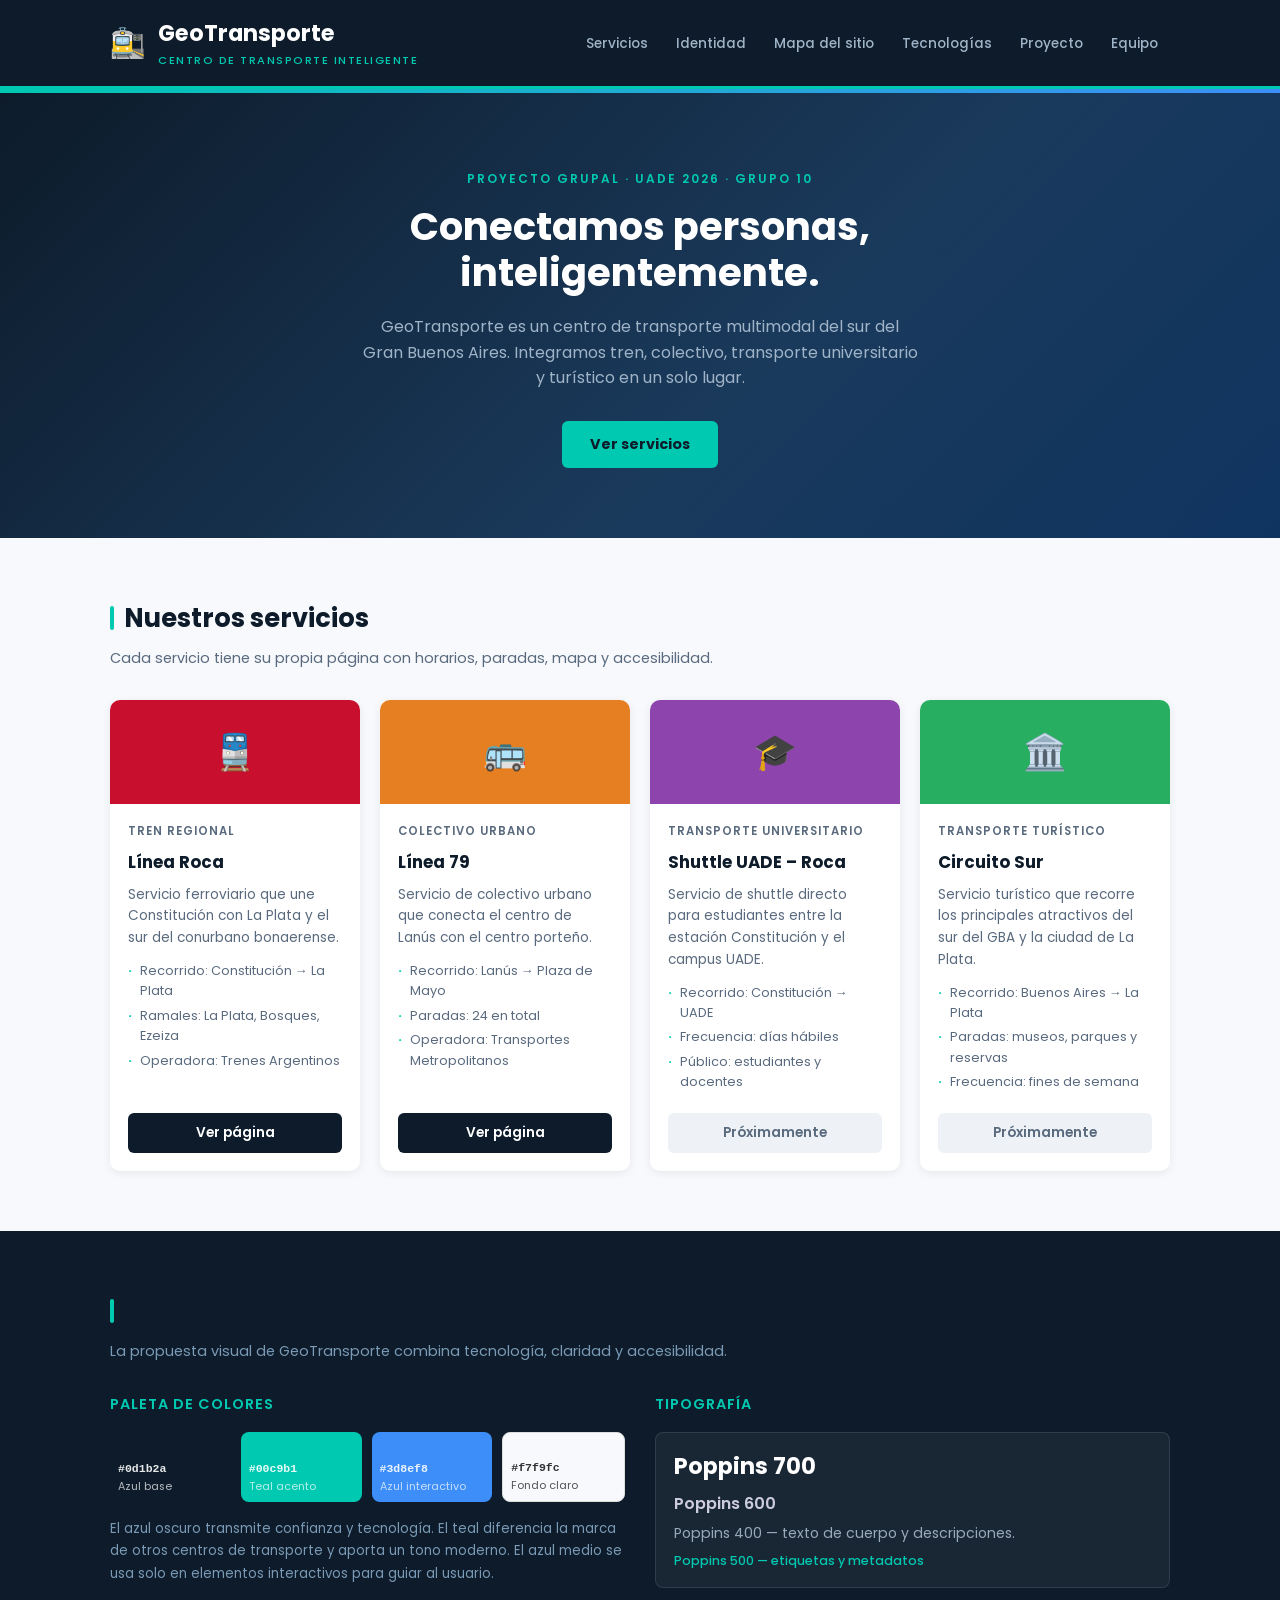
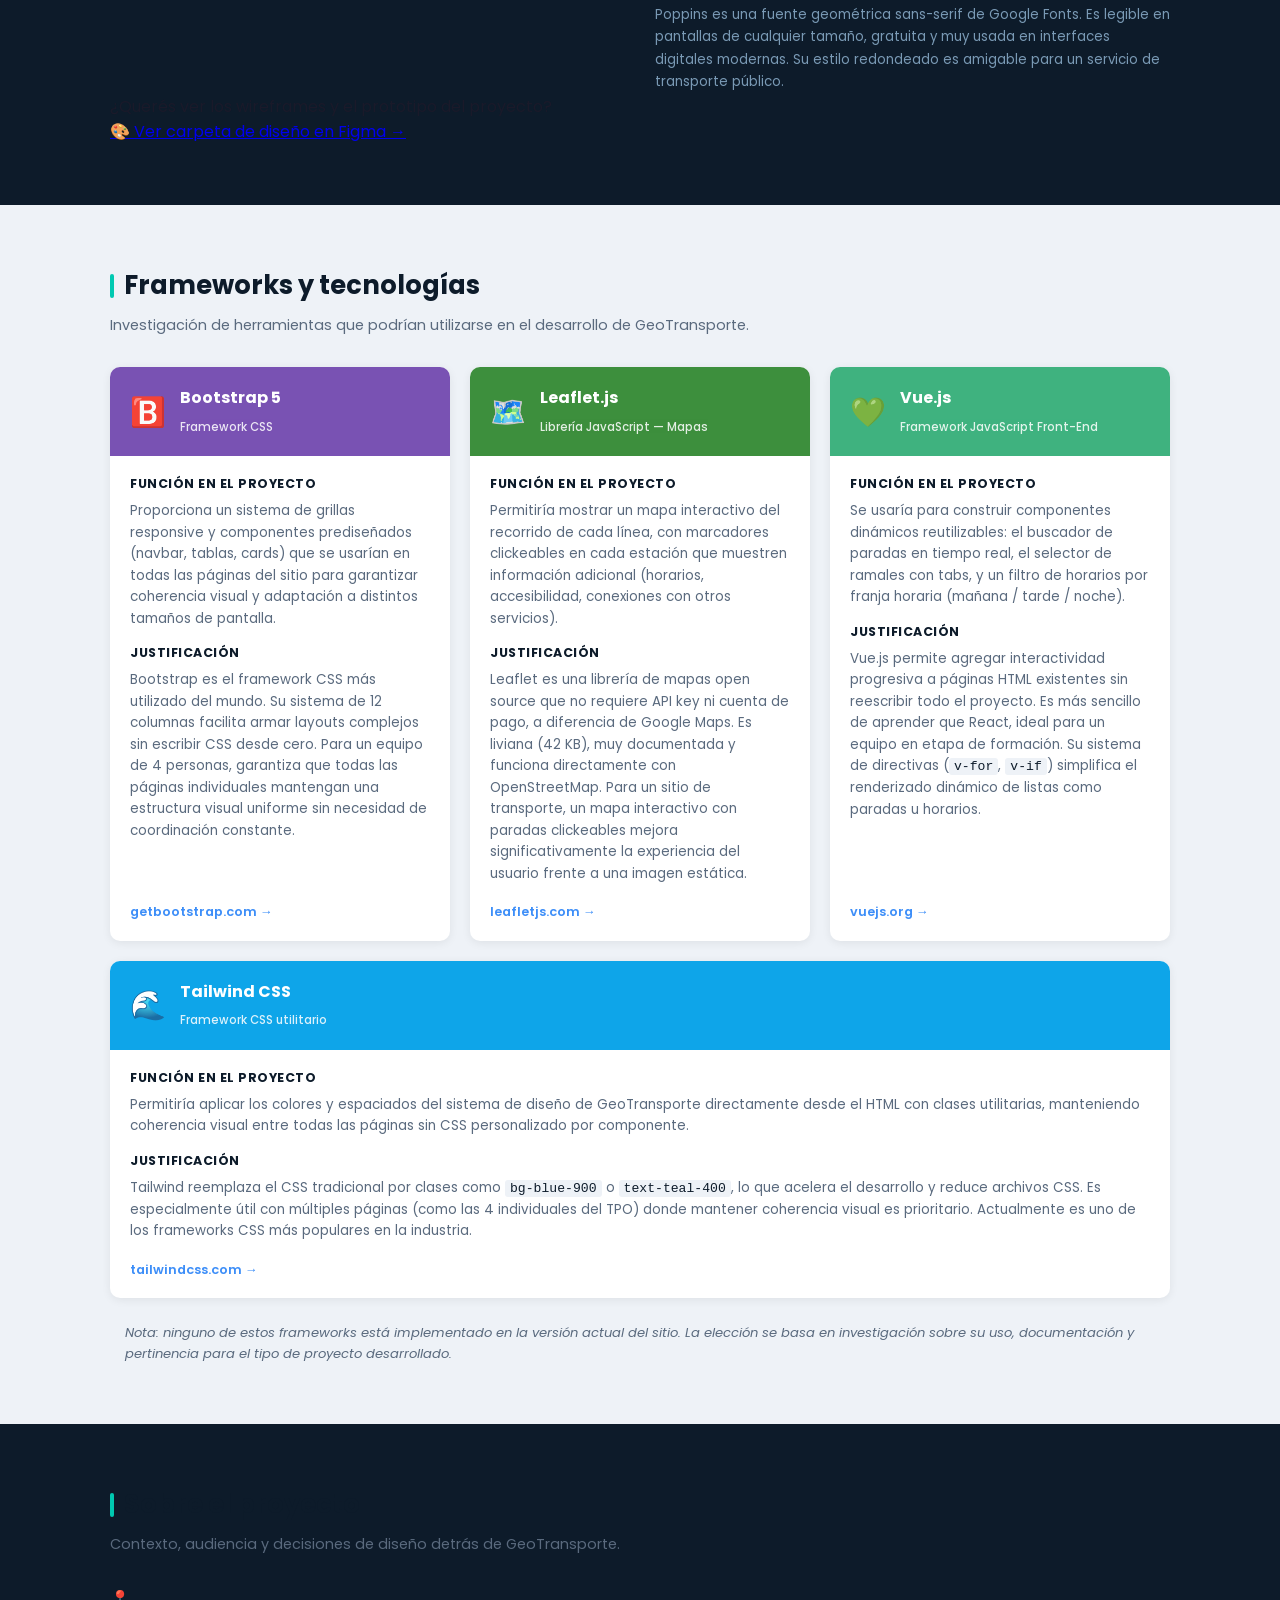
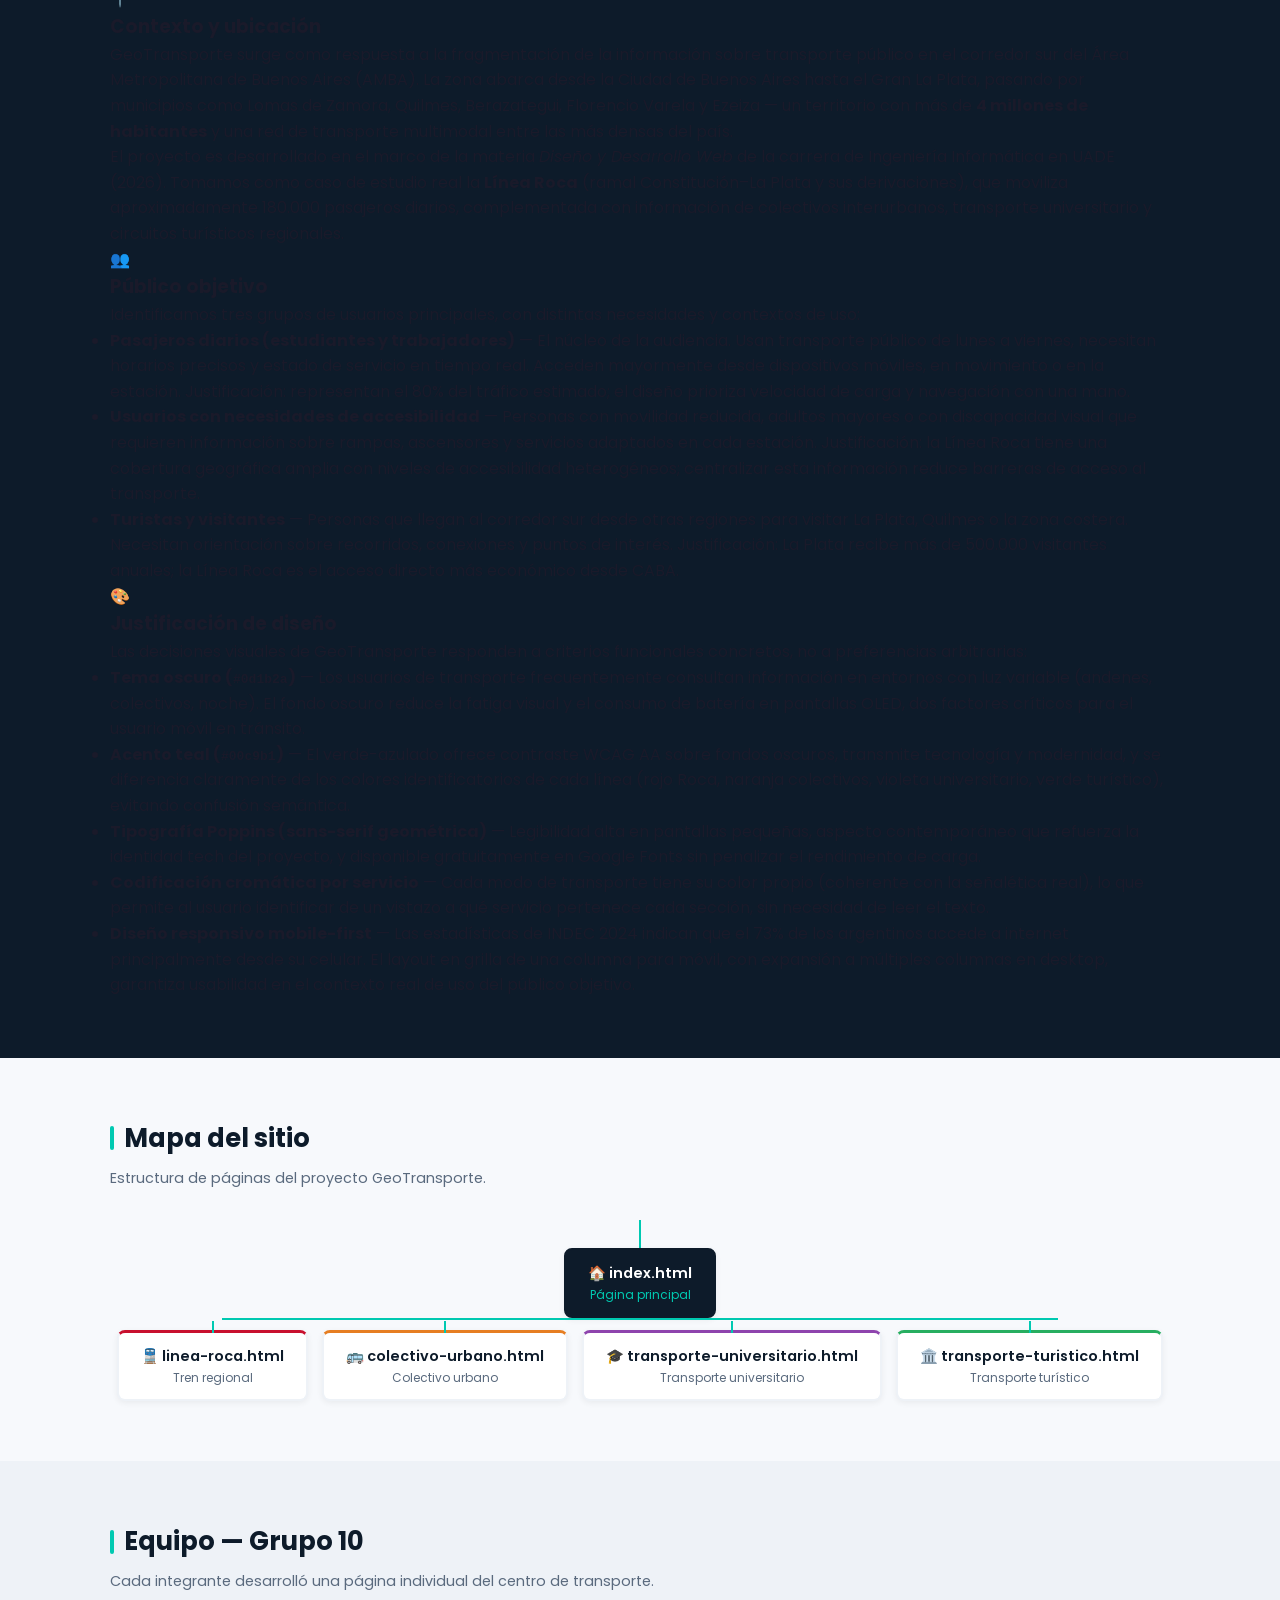
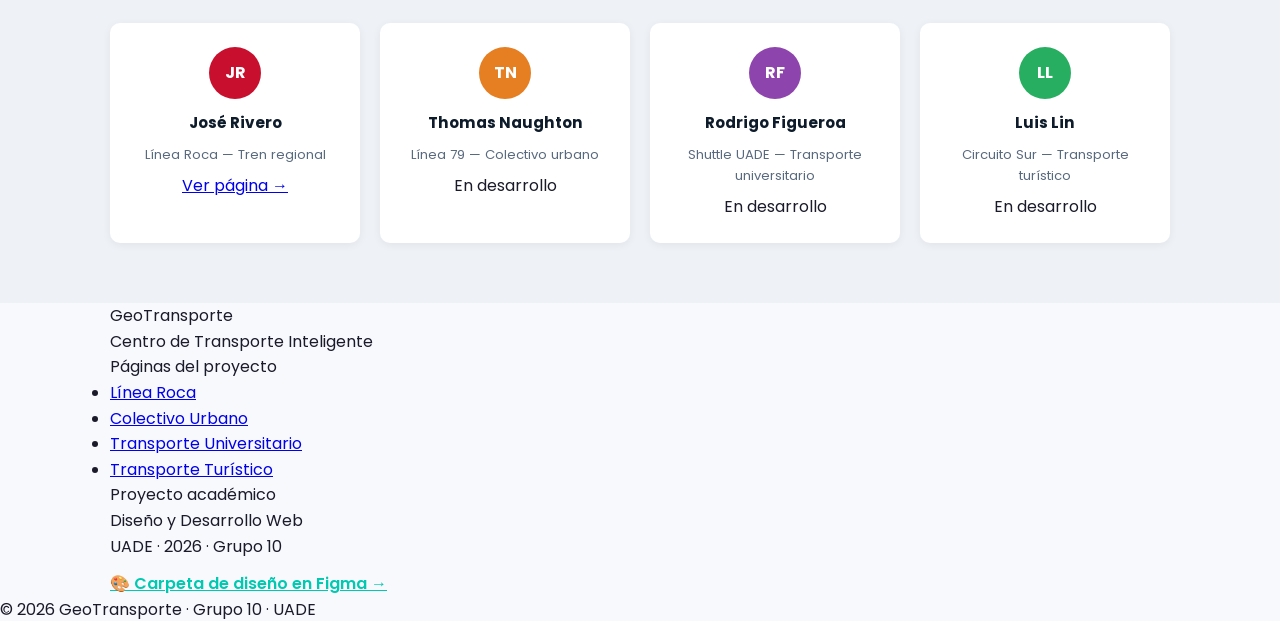
<file: index.html>
<!DOCTYPE html>
<html lang="es">
<head>
    <meta charset="UTF-8">
    <meta name="viewport" content="width=device-width, initial-scale=1.0">
    <title>GeoTransporte — Centro de Transporte Inteligente</title>
    <link rel="preconnect" href="https://fonts.googleapis.com">
    <link rel="preconnect" href="https://fonts.gstatic.com" crossorigin>
    <link href="https://fonts.googleapis.com/css2?family=Poppins:wght@400;500;600;700&display=swap" rel="stylesheet">
    <link rel="stylesheet" href="index.css">
</head>
<body>

    <!-- ENCABEZADO -->
    <header>
        <div class="contenedor-header">
            <div class="logo">
                <span class="logo-icono">🚉</span>
                <div>
                    <h1 class="logo-nombre">GeoTransporte</h1>
                    <p class="logo-subtitulo">Centro de Transporte Inteligente</p>
                </div>
            </div>
            <nav aria-label="Navegación principal">
                <ul>
                    <li><a href="#servicios">Servicios</a></li>
                    <li><a href="#identidad">Identidad</a></li>
                    <li><a href="#sitemap">Mapa del sitio</a></li>
                    <li><a href="#frameworks">Tecnologías</a></li>
                    <li><a href="#proyecto">Proyecto</a></li>
                    <li><a href="#equipo">Equipo</a></li>
                </ul>
            </nav>
        </div>
    </header>

    <!-- HERO -->
    <section class="hero">
        <div class="contenedor">
            <p class="hero-tag">Proyecto grupal · UADE 2026 · Grupo 10</p>
            <h2>Conectamos personas,<br>inteligentemente.</h2>
            <p class="hero-desc">
                GeoTransporte es un centro de transporte multimodal del sur del Gran Buenos Aires.
                Integramos tren, colectivo, transporte universitario y turístico en un solo lugar.
            </p>
            <a href="#servicios" class="btn-hero">Ver servicios</a>
        </div>
    </section>

    <!-- SERVICIOS / PÁGINAS INDIVIDUALES -->
    <section id="servicios" class="seccion">
        <div class="contenedor">
            <h2>Nuestros servicios</h2>
            <p class="subtitulo">Cada servicio tiene su propia página con horarios, paradas, mapa y accesibilidad.</p>

            <div class="grilla-servicios">

                <!-- Línea Roca — José -->
                <article class="tarjeta-servicio">
                    <div class="tarjeta-icono tren">🚆</div>
                    <div class="tarjeta-cuerpo">
                        <span class="tarjeta-tipo">Tren regional</span>
                        <h3>Línea Roca</h3>
                        <p>Servicio ferroviario que une Constitución con La Plata y el sur del conurbano bonaerense.</p>
                        <ul class="tarjeta-datos">
                            <li>Recorrido: Constitución → La Plata</li>
                            <li>Ramales: La Plata, Bosques, Ezeiza</li>
                            <li>Operadora: Trenes Argentinos</li>
                        </ul>
                        <a href="linea-roca.html" class="btn-tarjeta">Ver página</a>
                    </div>
                </article>

                <!-- Colectivo urbano — Thomas -->
                <article class="tarjeta-servicio">
                    <div class="tarjeta-icono colectivo">🚌</div>
                    <div class="tarjeta-cuerpo">
                        <span class="tarjeta-tipo">Colectivo urbano</span>
                        <h3>Línea 79</h3>
                        <p>Servicio de colectivo urbano que conecta el centro de Lanús con el centro porteño.</p>
                        <ul class="tarjeta-datos">
                            <li>Recorrido: Lanús → Plaza de Mayo</li>
                            <li>Paradas: 24 en total</li>
                            <li>Operadora: Transportes Metropolitanos</li>
                        </ul>
                        <a href="linea79.html" class="btn-tarjeta">Ver página</a>
                    </div>
                </article>

                <!-- Transporte universitario — Rodrigo -->
                <article class="tarjeta-servicio">
                    <div class="tarjeta-icono universitario">🎓</div>
                    <div class="tarjeta-cuerpo">
                        <span class="tarjeta-tipo">Transporte universitario</span>
                        <h3>Shuttle UADE – Roca</h3>
                        <p>Servicio de shuttle directo para estudiantes entre la estación Constitución y el campus UADE.</p>
                        <ul class="tarjeta-datos">
                            <li>Recorrido: Constitución → UADE</li>
                            <li>Frecuencia: días hábiles</li>
                            <li>Público: estudiantes y docentes</li>
                        </ul>
                        <a href="transporte-universitario.html" class="btn-tarjeta proximamente">Próximamente</a>
                    </div>
                </article>

                <!-- Transporte turístico — Luis -->
                <article class="tarjeta-servicio">
                    <div class="tarjeta-icono turistico">🏛️</div>
                    <div class="tarjeta-cuerpo">
                        <span class="tarjeta-tipo">Transporte turístico</span>
                        <h3>Circuito Sur</h3>
                        <p>Servicio turístico que recorre los principales atractivos del sur del GBA y la ciudad de La Plata.</p>
                        <ul class="tarjeta-datos">
                            <li>Recorrido: Buenos Aires → La Plata</li>
                            <li>Paradas: museos, parques y reservas</li>
                            <li>Frecuencia: fines de semana</li>
                        </ul>
                        <a href="transporte-turistico.html" class="btn-tarjeta proximamente">Próximamente</a>
                    </div>
                </article>

            </div>
        </div>
    </section>

    <!-- IDENTIDAD VISUAL -->
    <section id="identidad" class="seccion seccion-oscura">
        <div class="contenedor">
            <h2 class="titulo-claro">Identidad visual</h2>
            <p class="subtitulo claro">La propuesta visual de GeoTransporte combina tecnología, claridad y accesibilidad.</p>

            <div class="grilla-identidad">

                <div class="identidad-bloque">
                    <h3>Paleta de colores</h3>
                    <div class="paleta">
                        <div class="muestra-color" style="background-color: #0d1b2a;">
                            <span class="hex">#0d1b2a</span>
                            <span class="nombre-color">Azul base</span>
                        </div>
                        <div class="muestra-color" style="background-color: #00c9b1;">
                            <span class="hex">#00c9b1</span>
                            <span class="nombre-color">Teal acento</span>
                        </div>
                        <div class="muestra-color" style="background-color: #3d8ef8;">
                            <span class="hex">#3d8ef8</span>
                            <span class="nombre-color">Azul interactivo</span>
                        </div>
                        <div class="muestra-color claro" style="background-color: #f7f9fc; border: 1px solid #ddd;">
                            <span class="hex" style="color: #333;">#f7f9fc</span>
                            <span class="nombre-color" style="color: #555;">Fondo claro</span>
                        </div>
                    </div>
                    <p class="identidad-justif">
                        El azul oscuro transmite confianza y tecnología. El teal diferencia la marca de otros centros
                        de transporte y aporta un tono moderno. El azul medio se usa solo en elementos interactivos
                        para guiar al usuario.
                    </p>
                </div>

                <div class="identidad-bloque">
                    <h3>Tipografía</h3>
                    <div class="muestra-tipografia">
                        <p class="tipo-titulo">Poppins 700</p>
                        <p class="tipo-subtitulo">Poppins 600</p>
                        <p class="tipo-cuerpo">Poppins 400 — texto de cuerpo y descripciones.</p>
                        <p class="tipo-small">Poppins 500 — etiquetas y metadatos</p>
                    </div>
                    <p class="identidad-justif">
                        Poppins es una fuente geométrica sans-serif de Google Fonts. Es legible en pantallas de cualquier
                        tamaño, gratuita y muy usada en interfaces digitales modernas. Su estilo redondeado es amigable
                        para un servicio de transporte público.
                    </p>
                </div>

            </div>

            <div class="figma-cta">
                <p>¿Querés ver los wireframes y el prototipo del proyecto?</p>
                <a href="https://www.figma.com/design/9lpdKKjLLsfMPxaqhNQzon" target="_blank" rel="noopener noreferrer" class="btn-figma">
                    🎨 Ver carpeta de diseño en Figma →
                </a>
            </div>

        </div>
    </section>

    <!-- FRAMEWORKS Y TECNOLOGÍAS -->
    <section id="frameworks" class="seccion seccion-gris">
        <div class="contenedor">
            <h2>Frameworks y tecnologías</h2>
            <p class="subtitulo">Investigación de herramientas que podrían utilizarse en el desarrollo de GeoTransporte.</p>

            <div class="grilla-frameworks">

                <!-- Bootstrap -->
                <div class="framework-card">
                    <div class="fw-header fw-bootstrap">
                        <span class="fw-icono">🅱️</span>
                        <div>
                            <h3>Bootstrap 5</h3>
                            <span class="fw-tipo">Framework CSS</span>
                        </div>
                    </div>
                    <div class="fw-cuerpo">
                        <div class="fw-bloque">
                            <h4>Función en el proyecto</h4>
                            <p>Proporciona un sistema de grillas responsive y componentes prediseñados (navbar, tablas, cards) que se usarían en todas las páginas del sitio para garantizar coherencia visual y adaptación a distintos tamaños de pantalla.</p>
                        </div>
                        <div class="fw-bloque">
                            <h4>Justificación</h4>
                            <p>Bootstrap es el framework CSS más utilizado del mundo. Su sistema de 12 columnas facilita armar layouts complejos sin escribir CSS desde cero. Para un equipo de 4 personas, garantiza que todas las páginas individuales mantengan una estructura visual uniforme sin necesidad de coordinación constante.</p>
                        </div>
                        <a href="https://getbootstrap.com" target="_blank" rel="noopener noreferrer" class="fw-link">getbootstrap.com →</a>
                    </div>
                </div>

                <!-- Leaflet.js -->
                <div class="framework-card">
                    <div class="fw-header fw-leaflet">
                        <span class="fw-icono">🗺️</span>
                        <div>
                            <h3>Leaflet.js</h3>
                            <span class="fw-tipo">Librería JavaScript — Mapas</span>
                        </div>
                    </div>
                    <div class="fw-cuerpo">
                        <div class="fw-bloque">
                            <h4>Función en el proyecto</h4>
                            <p>Permitiría mostrar un mapa interactivo del recorrido de cada línea, con marcadores clickeables en cada estación que muestren información adicional (horarios, accesibilidad, conexiones con otros servicios).</p>
                        </div>
                        <div class="fw-bloque">
                            <h4>Justificación</h4>
                            <p>Leaflet es una librería de mapas open source que no requiere API key ni cuenta de pago, a diferencia de Google Maps. Es liviana (42 KB), muy documentada y funciona directamente con OpenStreetMap. Para un sitio de transporte, un mapa interactivo con paradas clickeables mejora significativamente la experiencia del usuario frente a una imagen estática.</p>
                        </div>
                        <a href="https://leafletjs.com" target="_blank" rel="noopener noreferrer" class="fw-link">leafletjs.com →</a>
                    </div>
                </div>

                <!-- Vue.js -->
                <div class="framework-card">
                                        <div class="fw-header fw-vue">
                        <span class="fw-icono">💚</span>
                        <div>
                            <h3>Vue.js</h3>
                            <span class="fw-tipo">Framework JavaScript Front-End</span>
                        </div>
                    </div>
                    <div class="fw-cuerpo">
                        <div class="fw-bloque">
                            <h4>Función en el proyecto</h4>
                            <p>Se usaría para construir componentes dinámicos reutilizables: el buscador de paradas en tiempo real, el selector de ramales con tabs, y un filtro de horarios por franja horaria (mañana / tarde / noche).</p>
                        </div>
                        <div class="fw-bloque">
                            <h4>Justificación</h4>
                            <p>Vue.js permite agregar interactividad progresiva a páginas HTML existentes sin reescribir todo el proyecto. Es más sencillo de aprender que React, ideal para un equipo en etapa de formación. Su sistema de directivas (<code>v-for</code>, <code>v-if</code>) simplifica el renderizado dinámico de listas como paradas u horarios.</p>
                        </div>
                        <a href="https://vuejs.org" target="_blank" rel="noopener noreferrer" class="fw-link">vuejs.org →</a>
                    </div>
                </div>

                <!-- Tailwind CSS -->
                <div class="framework-card">
                    <div class="fw-header fw-tailwind">
                        <span class="fw-icono">🌊</span>
                        <div>
                            <h3>Tailwind CSS</h3>
                            <span class="fw-tipo">Framework CSS utilitario</span>
                        </div>
                    </div>
                    <div class="fw-cuerpo">
                        <div class="fw-bloque">
                            <h4>Función en el proyecto</h4>
                            <p>Permitiría aplicar los colores y espaciados del sistema de diseño de GeoTransporte directamente desde el HTML con clases utilitarias, manteniendo coherencia visual entre todas las páginas sin CSS personalizado por componente.</p>
                        </div>
                        <div class="fw-bloque">
                            <h4>Justificación</h4>
                            <p>Tailwind reemplaza el CSS tradicional por clases como <code>bg-blue-900</code> o <code>text-teal-400</code>, lo que acelera el desarrollo y reduce archivos CSS. Es especialmente útil con múltiples páginas (como las 4 individuales del TPO) donde mantener coherencia visual es prioritario. Actualmente es uno de los frameworks CSS más populares en la industria.</p>
                        </div>
                        <a href="https://tailwindcss.com" target="_blank" rel="noopener noreferrer" class="fw-link">tailwindcss.com →</a>
                    </div>
                </div>

            </div>

            <p class="nota-frameworks">
                Nota: ninguno de estos frameworks está implementado en la versión actual del sitio. La elección se basa en investigación sobre su uso, documentación y pertinencia para el tipo de proyecto desarrollado.
            </p>
        </div>
    </section>


    <!-- SOBRE EL PROYECTO -->
    <section id="proyecto" class="seccion seccion-oscura">
        <div class="contenedor">
            <h2>Sobre el proyecto</h2>
            <p class="subtitulo">Contexto, audiencia y decisiones de diseño detrás de GeoTransporte.</p>

            <!-- Contexto y ubicación -->
            <div class="proyecto-bloque">
                <div class="proyecto-icono">📍</div>
                <div class="proyecto-texto">
                    <h3>Contexto y ubicación</h3>
                    <p>
                        GeoTransporte surge como respuesta a la fragmentación de la información sobre transporte público
                        en el corredor sur del Área Metropolitana de Buenos Aires (AMBA). La zona abarca desde la Ciudad
                        de Buenos Aires hasta el Gran La Plata, pasando por municipios como Lomas de Zamora, Quilmes,
                        Berazategui, Florencio Varela y Ezeiza — un territorio con más de <strong>4 millones de habitantes</strong>
                        y una red de transporte multimodal entre las más densas del país.
                    </p>
                    <p>
                        El proyecto es desarrollado en el marco de la materia <em>Diseño y Desarrollo Web</em> de la
                        carrera de Ingeniería Informática en UADE (2026). Tomamos como caso de estudio real la
                        <strong>Línea Roca</strong> (ramal Constitución–La Plata y sus derivaciones), que moviliza
                        aproximadamente 180.000 pasajeros diarios, complementada con información de colectivos
                        interurbanos, transporte universitario y circuitos turísticos regionales.
                    </p>
                </div>
            </div>

            <!-- Público objetivo -->
            <div class="proyecto-bloque">
                <div class="proyecto-icono">👥</div>
                <div class="proyecto-texto">
                    <h3>Público objetivo</h3>
                    <p>
                        Identificamos tres grupos de usuarios principales, con distintas necesidades y contextos de uso:
                    </p>
                    <ul class="proyecto-lista">
                        <li>
                            <strong>Pasajeros diarios (estudiantes y trabajadores)</strong> — El núcleo de la audiencia.
                            Usan transporte público de lunes a viernes, necesitan horarios precisos y estado de servicio
                            en tiempo real. Acceden mayormente desde dispositivos móviles, en movimiento o en la estación.
                            Justificación: representan el 80% del tráfico estimado; el diseño prioriza velocidad de carga
                            y navegación con una mano.
                        </li>
                        <li>
                            <strong>Usuarios con necesidades de accesibilidad</strong> — Personas con movilidad reducida,
                            adultos mayores o con discapacidad visual que requieren información sobre rampas, ascensores
                            y servicios adaptados en cada estación. Justificación: la Línea Roca tiene una cobertura
                            geográfica amplia con niveles de accesibilidad heterogéneos; centralizar esta información
                            reduce barreras de acceso al transporte.
                        </li>
                        <li>
                            <strong>Turistas y visitantes</strong> — Personas que llegan al corredor sur desde otras
                            regiones para visitar La Plata, Quilmes o la zona costera. Necesitan orientación sobre
                            recorridos, conexiones y puntos de interés. Justificación: La Plata recibe más de 500.000
                            visitantes anuales; la Línea Roca es el acceso directo más económico desde CABA.
                        </li>
                    </ul>
                </div>
            </div>

            <!-- Justificación de diseño -->
            <div class="proyecto-bloque">
                <div class="proyecto-icono">🎨</div>
                <div class="proyecto-texto">
                    <h3>Justificación de diseño</h3>
                    <p>
                        Las decisiones visuales de GeoTransporte responden a criterios funcionales concretos,
                        no a preferencias arbitrarias:
                    </p>
                    <ul class="proyecto-lista">
                        <li>
                            <strong>Tema oscuro (<code>#0d1b2a</code>)</strong> — Los usuarios de transporte
                            frecuentemente consultan información en entornos con luz variable (andenes, colectivos,
                            noche). El fondo oscuro reduce la fatiga visual y el consumo de batería en pantallas OLED,
                            dos factores críticos para el usuario móvil en tránsito.
                        </li>
                        <li>
                            <strong>Acento teal (<code>#00c9b1</code>)</strong> — El verde-azulado ofrece
                            contraste WCAG AA sobre fondos oscuros, transmite tecnología y modernidad, y se diferencia
                            claramente de los colores identificatorios de cada línea (rojo Roca, naranja colectivos,
                            violeta universitario, verde turístico), evitando confusión semántica.
                        </li>
                        <li>
                            <strong>Tipografía Poppins (sans-serif geométrica)</strong> — Legibilidad alta en
                            pantallas pequeñas, aspecto contemporáneo que refuerza la identidad tech del proyecto, y
                            disponible gratuitamente en Google Fonts sin penalizar el rendimiento de carga.
                        </li>
                        <li>
                            <strong>Codificación cromática por servicio</strong> — Cada modo de transporte tiene
                            su color propio (coherente con la señalética real), lo que permite al usuario identificar
                            de un vistazo a qué servicio pertenece cada sección, sin necesidad de leer el texto.
                        </li>
                        <li>
                            <strong>Diseño responsivo mobile-first</strong> — Las estadísticas de INDEC 2024
                            indican que el 73% de los argentinos accede a internet principalmente desde su celular.
                            El layout en grilla de una columna para móvil, con expansión a múltiples columnas en
                            desktop, garantiza usabilidad en el contexto real de uso del público objetivo.
                        </li>
                    </ul>
                </div>
            </div>

        </div>
    </section>


    <!-- MAPA DEL SITIO -->
    <section id="sitemap" class="seccion">
        <div class="contenedor">
            <h2>Mapa del sitio</h2>
            <p class="subtitulo">Estructura de páginas del proyecto GeoTransporte.</p>

            <div class="sitemap">
                <div class="sitemap-nodo raiz">
                    <span>🏠 index.html</span>
                    <small>Página principal</small>
                </div>
                <div class="sitemap-ramas">
                    <div class="sitemap-nodo hoja tren">
                        <span>🚆 linea-roca.html</span>
                        <small>Tren regional</small>
                    </div>
                    <div class="sitemap-nodo hoja colectivo">
                        <span>🚌 colectivo-urbano.html</span>
                        <small>Colectivo urbano</small>
                    </div>
                    <div class="sitemap-nodo hoja universitario">
                        <span>🎓 transporte-universitario.html</span>
                        <small>Transporte universitario</small>
                    </div>
                    <div class="sitemap-nodo hoja turistico">
                        <span>🏛️ transporte-turistico.html</span>
                        <small>Transporte turístico</small>
                    </div>
                </div>
            </div>
        </div>
    </section>

    <!-- EQUIPO -->
    <section id="equipo" class="seccion seccion-gris">
        <div class="contenedor">
            <h2>Equipo — Grupo 10</h2>
            <p class="subtitulo">Cada integrante desarrolló una página individual del centro de transporte.</p>

            <div class="grilla-equipo">
                <div class="tarjeta-integrante">
                    <div class="avatar tren">JR</div>
                    <h3>José Rivero</h3>
                    <p>Línea Roca — Tren regional</p>
                    <a href="linea-roca.html">Ver página →</a>
                </div>
                <div class="tarjeta-integrante">
                    <div class="avatar colectivo">TN</div>
                    <h3>Thomas Naughton</h3>
                    <p>Línea 79 — Colectivo urbano</p>
                    <span class="pendiente">En desarrollo</span>
                </div>
                <div class="tarjeta-integrante">
                    <div class="avatar universitario">RF</div>
                    <h3>Rodrigo Figueroa</h3>
                    <p>Shuttle UADE — Transporte universitario</p>
                    <span class="pendiente">En desarrollo</span>
                </div>
                <div class="tarjeta-integrante">
                    <div class="avatar turistico">LL</div>
                    <h3>Luis Lin</h3>
                    <p>Circuito Sur — Transporte turístico</p>
                    <span class="pendiente">En desarrollo</span>
                </div>
            </div>
        </div>
    </section>

    <!-- FOOTER -->
    <footer>
        <div class="contenedor contenedor-footer">
            <div class="footer-bloque">
                <p class="footer-logo">GeoTransporte</p>
                <p>Centro de Transporte Inteligente</p>
            </div>
            <div class="footer-bloque">
                <p class="footer-titulo">Páginas del proyecto</p>
                <ul>
                    <li><a href="linea-roca.html">Línea Roca</a></li>
                    <li><a href="colectivo-urbano.html">Colectivo Urbano</a></li>
                    <li><a href="transporte-universitario.html">Transporte Universitario</a></li>
                    <li><a href="transporte-turistico.html">Transporte Turístico</a></li>
                </ul>
            </div>
            <div class="footer-bloque">
                <p class="footer-titulo">Proyecto académico</p>
                <p>Diseño y Desarrollo Web</p>
                <p>UADE · 2026 · Grupo 10</p>
                <p style="margin-top: 0.75rem;">
                    <a href="https://www.figma.com/design/9lpdKKjLLsfMPxaqhNQzon" target="_blank" rel="noopener noreferrer" style="color: var(--color-acento); font-weight: 600;">
                        🎨 Carpeta de diseño en Figma →
                    </a>
                </p>
            </div>
        </div>
        <p class="footer-copy">© 2026 GeoTransporte · Grupo 10 · UADE</p>
    </footer>

</body>
</html>
</file>
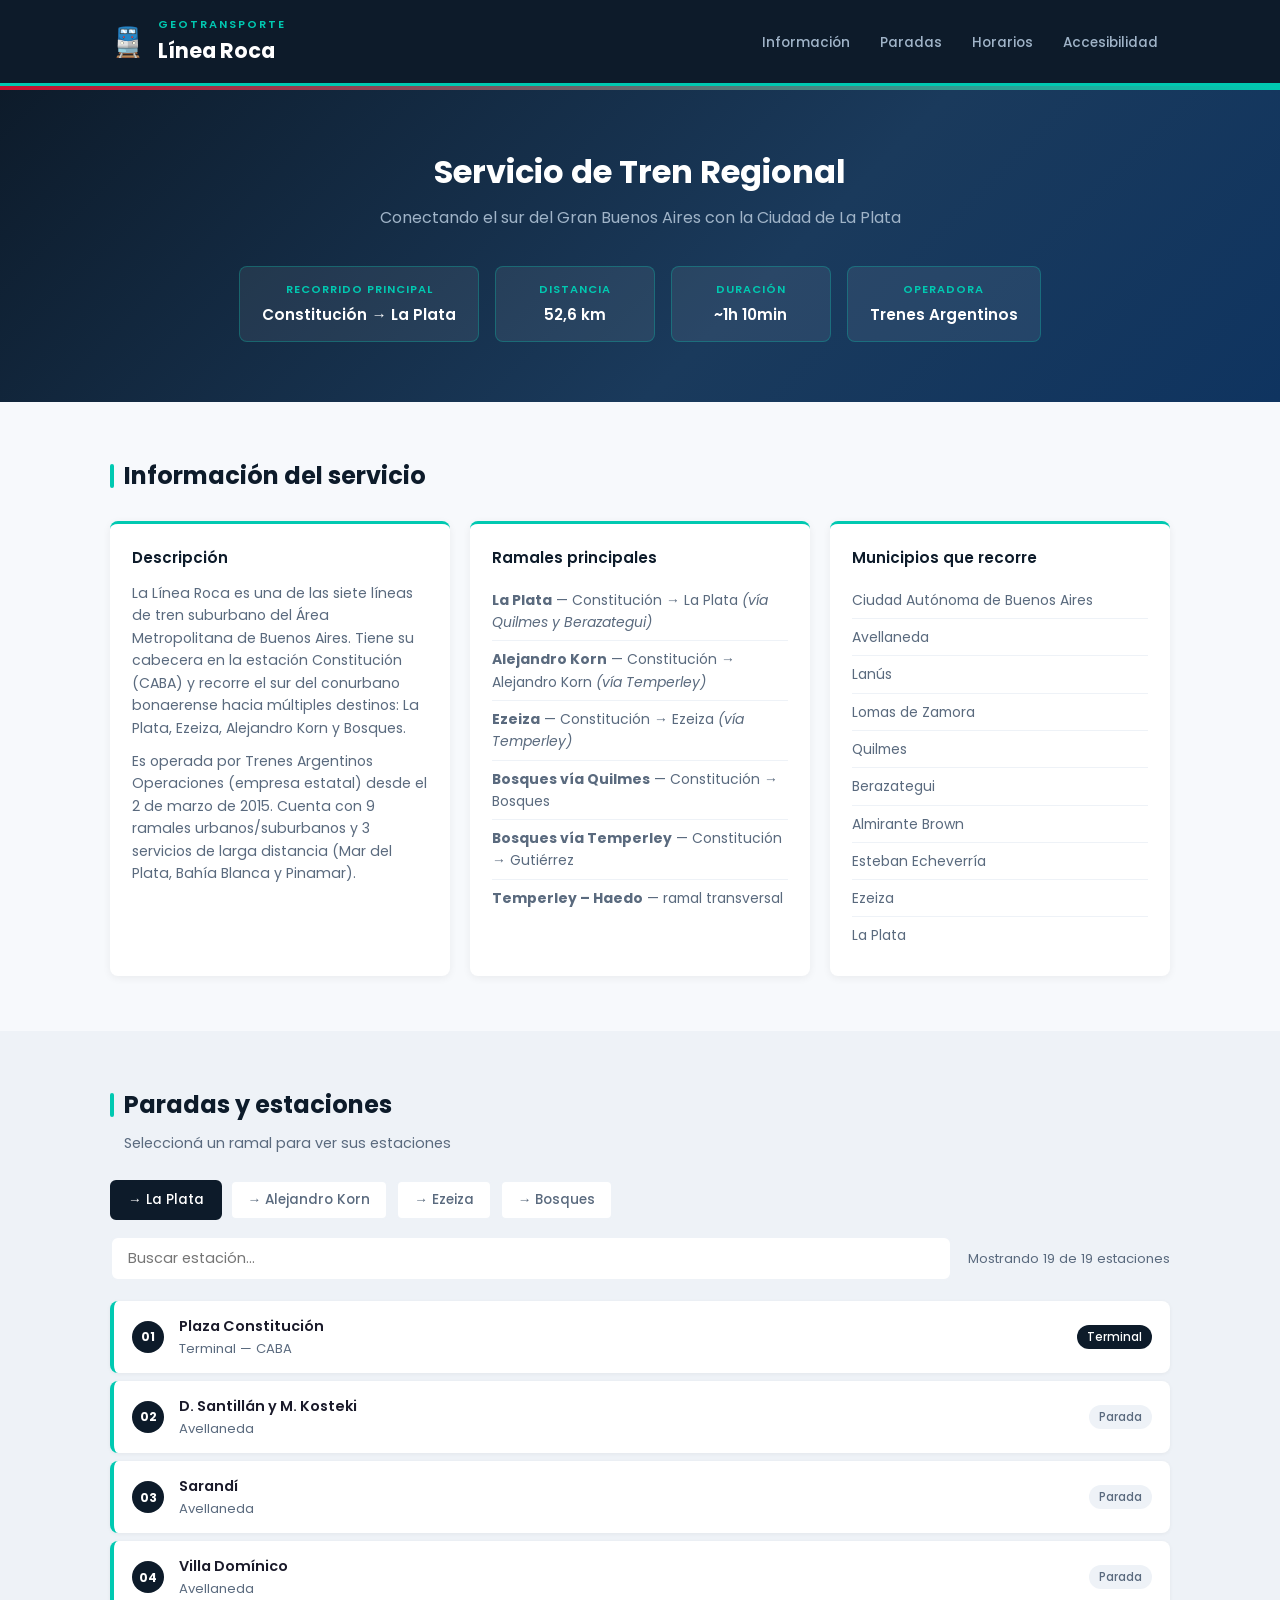
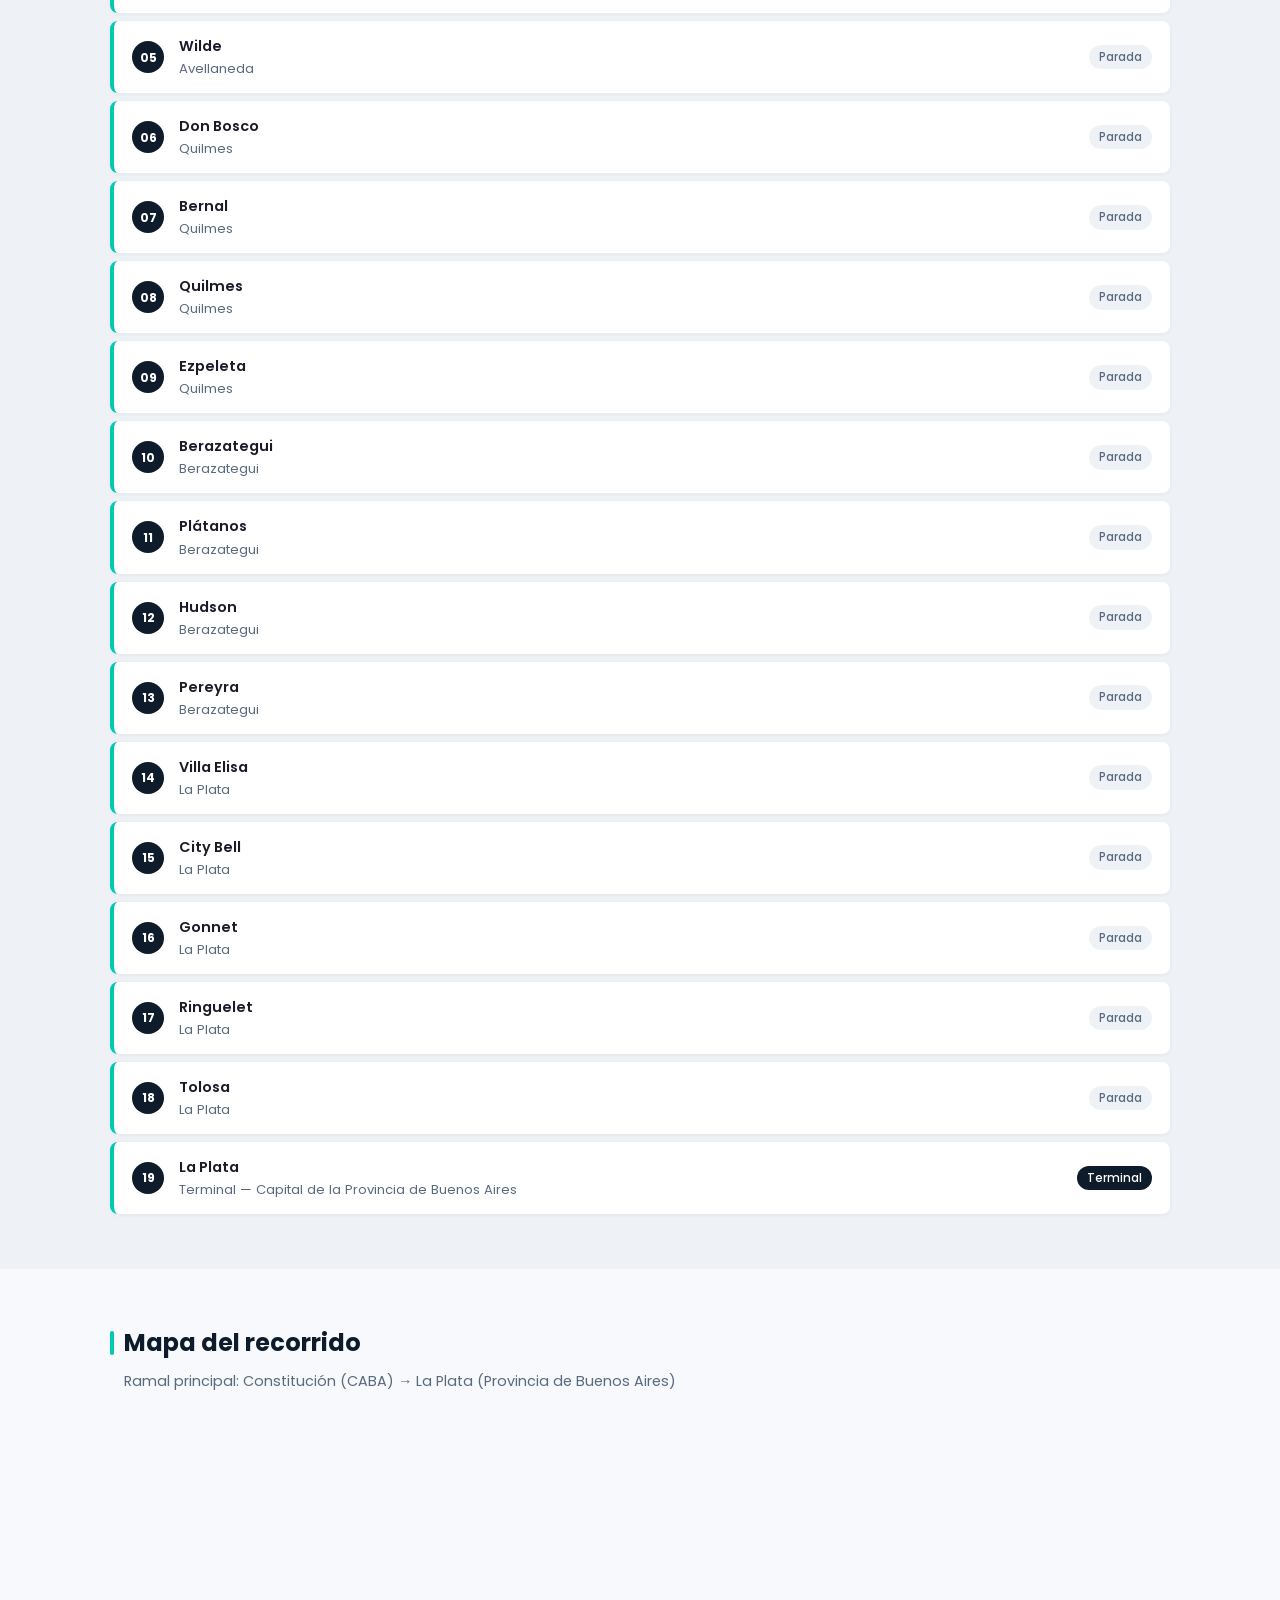
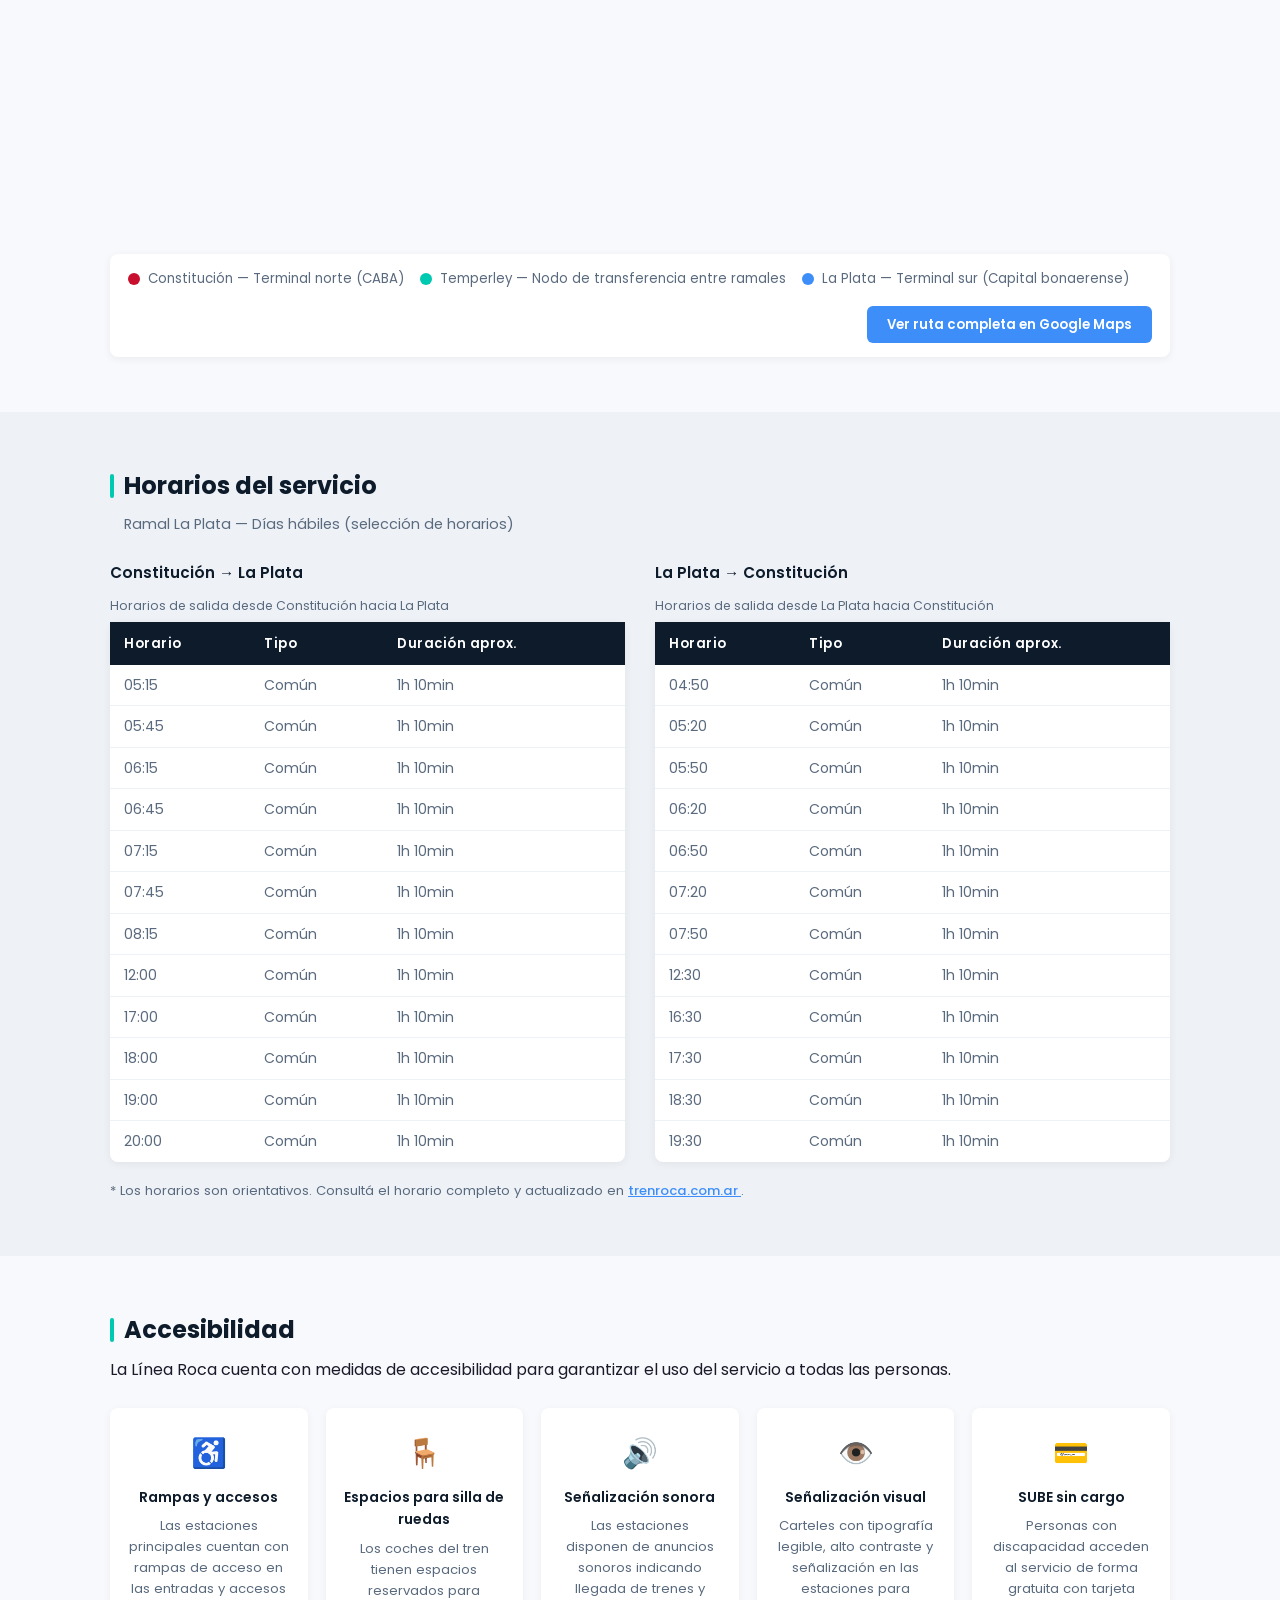
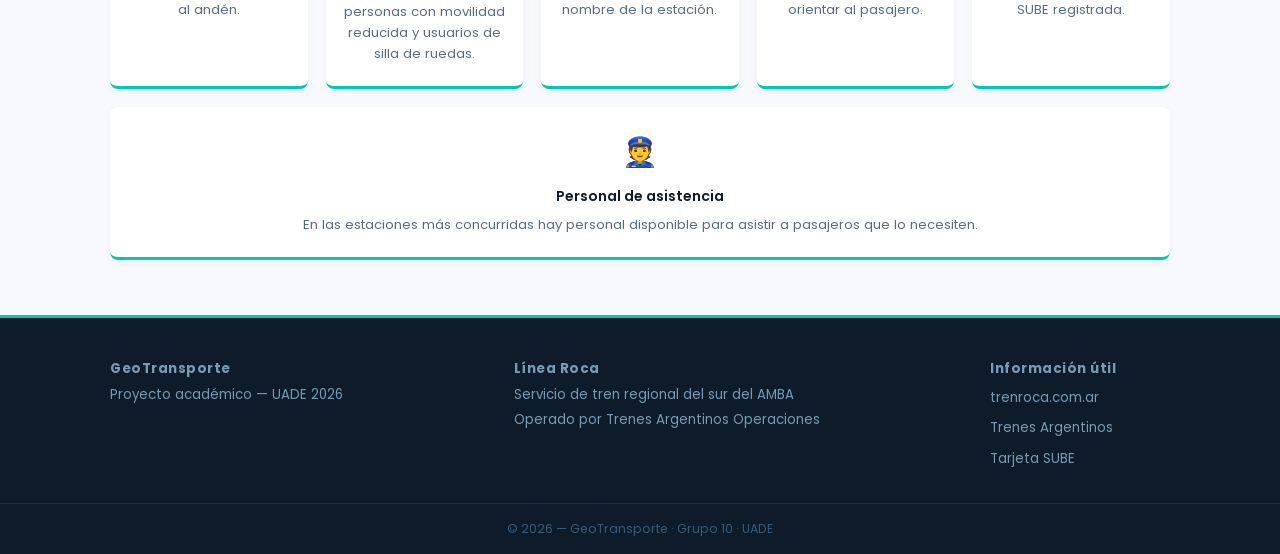
<file: linea-roca.html>
<!DOCTYPE html>
<html lang="es">
<head>
    <meta charset="UTF-8">
    <meta name="viewport" content="width=device-width, initial-scale=1.0">
    <title>Línea Roca — GeoTransporte</title>
    <link rel="preconnect" href="https://fonts.googleapis.com">
    <link rel="preconnect" href="https://fonts.gstatic.com" crossorigin>
    <link href="https://fonts.googleapis.com/css2?family=Poppins:wght@400;500;600;700&display=swap" rel="stylesheet">
    <link rel="stylesheet" href="estilos.css">
    <script src="script.js" defer></script>
</head>
<body>

    <!-- ENCABEZADO DEL SITIO -->
    <header>
        <div class="contenedor-header">
            <div class="logo-sitio">
                <span class="icono-tren">🚆</span>
                <div>
                    <p class="nombre-centro">GeoTransporte</p>
                    <h1 class="nombre-linea">Línea Roca</h1>
                </div>
            </div>
            <nav aria-label="Navegación principal">
                <ul>
                    <li><a href="#info">Información</a></li>
                    <li><a href="#paradas">Paradas</a></li>
                    <li><a href="#horarios">Horarios</a></li>
                    <li><a href="#accesibilidad">Accesibilidad</a></li>
                </ul>
            </nav>
        </div>
    </header>

    <!-- SECCIÓN PRINCIPAL / HERO -->
    <section class="hero">
        <div class="contenedor">
            <h2>Servicio de Tren Regional</h2>
            <p>Conectando el sur del Gran Buenos Aires con la Ciudad de La Plata</p>
            <div class="datos-rapidos">
                <div class="dato">
                    <strong>Recorrido principal</strong>
                    <span>Constitución → La Plata</span>
                </div>
                <div class="dato">
                    <strong>Distancia</strong>
                    <span>52,6 km</span>
                </div>
                <div class="dato">
                    <strong>Duración</strong>
                    <span>~1h 10min</span>
                </div>
                <div class="dato">
                    <strong>Operadora</strong>
                    <span>Trenes Argentinos</span>
                </div>
            </div>
        </div>
    </section>

    <!-- SECCIÓN: INFORMACIÓN DEL SERVICIO -->
    <section id="info" class="seccion">
        <div class="contenedor">
            <h2>Información del servicio</h2>

            <div class="info-grid">
                <div class="info-bloque">
                    <h3>Descripción</h3>
                    <p>
                        La Línea Roca es una de las siete líneas de tren suburbano del Área Metropolitana de Buenos Aires.
                        Tiene su cabecera en la estación Constitución (CABA) y recorre el sur del conurbano bonaerense
                        hacia múltiples destinos: La Plata, Ezeiza, Alejandro Korn y Bosques.
                    </p>
                    <p>
                        Es operada por Trenes Argentinos Operaciones (empresa estatal) desde el 2 de marzo de 2015.
                        Cuenta con 9 ramales urbanos/suburbanos y 3 servicios de larga distancia
                        (Mar del Plata, Bahía Blanca y Pinamar).
                    </p>
                </div>

                <div class="info-bloque">
                    <h3>Ramales principales</h3>
                    <ul class="lista-ramales">
                        <li>
                            <strong>La Plata</strong> — Constitución → La Plata <em>(vía Quilmes y Berazategui)</em>
                        </li>
                        <li>
                            <strong>Alejandro Korn</strong> — Constitución → Alejandro Korn <em>(vía Temperley)</em>
                        </li>
                        <li>
                            <strong>Ezeiza</strong> — Constitución → Ezeiza <em>(vía Temperley)</em>
                        </li>
                        <li>
                            <strong>Bosques vía Quilmes</strong> — Constitución → Bosques
                        </li>
                        <li>
                            <strong>Bosques vía Temperley</strong> — Constitución → Gutiérrez
                        </li>
                        <li>
                            <strong>Temperley – Haedo</strong> — ramal transversal
                        </li>
                    </ul>
                </div>

                <div class="info-bloque">
                    <h3>Municipios que recorre</h3>
                    <ul class="lista-destinos">
                        <li>Ciudad Autónoma de Buenos Aires</li>
                        <li>Avellaneda</li>
                        <li>Lanús</li>
                        <li>Lomas de Zamora</li>
                        <li>Quilmes</li>
                        <li>Berazategui</li>
                        <li>Almirante Brown</li>
                        <li>Esteban Echeverría</li>
                        <li>Ezeiza</li>
                        <li>La Plata</li>
                    </ul>
                </div>
            </div>
        </div>
    </section>

    <!-- SECCIÓN: PARADAS -->
    <section id="paradas" class="seccion seccion-gris">
        <div class="contenedor">
            <h2>Paradas y estaciones</h2>
            <p class="subtitulo-seccion">Seleccioná un ramal para ver sus estaciones</p>

            <!-- Tabs de ramales — controlados por JavaScript -->
            <div class="tabs-ramales" role="tablist" aria-label="Ramales de la Línea Roca">
                <button class="tab activo" data-ramal="la-plata" role="tab" aria-selected="true">
                    → La Plata
                </button>
                <button class="tab" data-ramal="alejandro-korn" role="tab" aria-selected="false">
                    → Alejandro Korn
                </button>
                <button class="tab" data-ramal="ezeiza" role="tab" aria-selected="false">
                    → Ezeiza
                </button>
                <button class="tab" data-ramal="bosques" role="tab" aria-selected="false">
                    → Bosques
                </button>
            </div>

            <!-- Buscador -->
            <div class="buscador-paradas">
                <input
                    type="search"
                    id="input-busqueda"
                    placeholder="Buscar estación..."
                    aria-label="Buscar estación por nombre"
                    autocomplete="off"
                >
                <p id="contador-paradas" class="contador-paradas"></p>
            </div>

            <p id="sin-resultados" class="sin-resultados" style="display: none;">
                No se encontraron estaciones con ese nombre.
            </p>

            <!-- RAMAL LA PLATA (19 estaciones, vía Quilmes/Berazategui) -->
            <div id="ramal-la-plata" class="lista-paradas ramal-activo">
                <div class="parada"><span class="numero-parada">01</span><div class="info-parada"><strong>Plaza Constitución</strong><span>Terminal — CABA</span></div><span class="tipo-parada terminal">Terminal</span></div>
                <div class="parada"><span class="numero-parada">02</span><div class="info-parada"><strong>D. Santillán y M. Kosteki</strong><span>Avellaneda</span></div><span class="tipo-parada">Parada</span></div>
                <div class="parada"><span class="numero-parada">03</span><div class="info-parada"><strong>Sarandí</strong><span>Avellaneda</span></div><span class="tipo-parada">Parada</span></div>
                <div class="parada"><span class="numero-parada">04</span><div class="info-parada"><strong>Villa Domínico</strong><span>Avellaneda</span></div><span class="tipo-parada">Parada</span></div>
                <div class="parada"><span class="numero-parada">05</span><div class="info-parada"><strong>Wilde</strong><span>Avellaneda</span></div><span class="tipo-parada">Parada</span></div>
                <div class="parada"><span class="numero-parada">06</span><div class="info-parada"><strong>Don Bosco</strong><span>Quilmes</span></div><span class="tipo-parada">Parada</span></div>
                <div class="parada"><span class="numero-parada">07</span><div class="info-parada"><strong>Bernal</strong><span>Quilmes</span></div><span class="tipo-parada">Parada</span></div>
                <div class="parada"><span class="numero-parada">08</span><div class="info-parada"><strong>Quilmes</strong><span>Quilmes</span></div><span class="tipo-parada">Parada</span></div>
                <div class="parada"><span class="numero-parada">09</span><div class="info-parada"><strong>Ezpeleta</strong><span>Quilmes</span></div><span class="tipo-parada">Parada</span></div>
                <div class="parada"><span class="numero-parada">10</span><div class="info-parada"><strong>Berazategui</strong><span>Berazategui</span></div><span class="tipo-parada">Parada</span></div>
                <div class="parada"><span class="numero-parada">11</span><div class="info-parada"><strong>Plátanos</strong><span>Berazategui</span></div><span class="tipo-parada">Parada</span></div>
                <div class="parada"><span class="numero-parada">12</span><div class="info-parada"><strong>Hudson</strong><span>Berazategui</span></div><span class="tipo-parada">Parada</span></div>
                <div class="parada"><span class="numero-parada">13</span><div class="info-parada"><strong>Pereyra</strong><span>Berazategui</span></div><span class="tipo-parada">Parada</span></div>
                <div class="parada"><span class="numero-parada">14</span><div class="info-parada"><strong>Villa Elisa</strong><span>La Plata</span></div><span class="tipo-parada">Parada</span></div>
                <div class="parada"><span class="numero-parada">15</span><div class="info-parada"><strong>City Bell</strong><span>La Plata</span></div><span class="tipo-parada">Parada</span></div>
                <div class="parada"><span class="numero-parada">16</span><div class="info-parada"><strong>Gonnet</strong><span>La Plata</span></div><span class="tipo-parada">Parada</span></div>
                <div class="parada"><span class="numero-parada">17</span><div class="info-parada"><strong>Ringuelet</strong><span>La Plata</span></div><span class="tipo-parada">Parada</span></div>
                <div class="parada"><span class="numero-parada">18</span><div class="info-parada"><strong>Tolosa</strong><span>La Plata</span></div><span class="tipo-parada">Parada</span></div>
                <div class="parada"><span class="numero-parada">19</span><div class="info-parada"><strong>La Plata</strong><span>Terminal — Capital de la Provincia de Buenos Aires</span></div><span class="tipo-parada terminal">Terminal</span></div>
            </div>

            <!-- RAMAL ALEJANDRO KORN (15 estaciones, vía Temperley/Lomas) -->
            <div id="ramal-alejandro-korn" class="lista-paradas" style="display:none;">
                <div class="parada"><span class="numero-parada">01</span><div class="info-parada"><strong>Plaza Constitución</strong><span>Terminal — CABA</span></div><span class="tipo-parada terminal">Terminal</span></div>
                <div class="parada"><span class="numero-parada">02</span><div class="info-parada"><strong>Hipólito Yrigoyen</strong><span>CABA</span></div><span class="tipo-parada">Parada</span></div>
                <div class="parada"><span class="numero-parada">03</span><div class="info-parada"><strong>D. Santillán y M. Kosteki</strong><span>Avellaneda</span></div><span class="tipo-parada">Parada</span></div>
                <div class="parada"><span class="numero-parada">04</span><div class="info-parada"><strong>Gerli</strong><span>Avellaneda</span></div><span class="tipo-parada">Parada</span></div>
                <div class="parada"><span class="numero-parada">05</span><div class="info-parada"><strong>Lanús</strong><span>Lanús</span></div><span class="tipo-parada">Parada</span></div>
                <div class="parada"><span class="numero-parada">06</span><div class="info-parada"><strong>Remedios de Escalada</strong><span>Lanús</span></div><span class="tipo-parada">Parada</span></div>
                <div class="parada"><span class="numero-parada">07</span><div class="info-parada"><strong>Banfield</strong><span>Lomas de Zamora</span></div><span class="tipo-parada">Parada</span></div>
                <div class="parada"><span class="numero-parada">08</span><div class="info-parada"><strong>Lomas de Zamora</strong><span>Lomas de Zamora</span></div><span class="tipo-parada">Parada</span></div>
                <div class="parada"><span class="numero-parada">09</span><div class="info-parada"><strong>Temperley</strong><span>Lomas de Zamora — nodo de transferencia</span></div><span class="tipo-parada nodo">Nodo</span></div>
                <div class="parada"><span class="numero-parada">10</span><div class="info-parada"><strong>Adrogué</strong><span>Almirante Brown</span></div><span class="tipo-parada">Parada</span></div>
                <div class="parada"><span class="numero-parada">11</span><div class="info-parada"><strong>Burzaco</strong><span>Almirante Brown</span></div><span class="tipo-parada">Parada</span></div>
                <div class="parada"><span class="numero-parada">12</span><div class="info-parada"><strong>Longchamps</strong><span>Almirante Brown</span></div><span class="tipo-parada">Parada</span></div>
                <div class="parada"><span class="numero-parada">13</span><div class="info-parada"><strong>Glew</strong><span>Almirante Brown</span></div><span class="tipo-parada">Parada</span></div>
                <div class="parada"><span class="numero-parada">14</span><div class="info-parada"><strong>Guernica</strong><span>Presidente Perón</span></div><span class="tipo-parada">Parada</span></div>
                <div class="parada"><span class="numero-parada">15</span><div class="info-parada"><strong>Alejandro Korn</strong><span>Terminal — San Vicente</span></div><span class="tipo-parada terminal">Terminal</span></div>
            </div>

            <!-- RAMAL EZEIZA (15 estaciones, vía Temperley) -->
            <div id="ramal-ezeiza" class="lista-paradas" style="display:none;">
                <div class="parada"><span class="numero-parada">01</span><div class="info-parada"><strong>Plaza Constitución</strong><span>Terminal — CABA</span></div><span class="tipo-parada terminal">Terminal</span></div>
                <div class="parada"><span class="numero-parada">02</span><div class="info-parada"><strong>Hipólito Yrigoyen</strong><span>CABA</span></div><span class="tipo-parada">Parada</span></div>
                <div class="parada"><span class="numero-parada">03</span><div class="info-parada"><strong>D. Santillán y M. Kosteki</strong><span>Avellaneda</span></div><span class="tipo-parada">Parada</span></div>
                <div class="parada"><span class="numero-parada">04</span><div class="info-parada"><strong>Gerli</strong><span>Avellaneda</span></div><span class="tipo-parada">Parada</span></div>
                <div class="parada"><span class="numero-parada">05</span><div class="info-parada"><strong>Lanús</strong><span>Lanús</span></div><span class="tipo-parada">Parada</span></div>
                <div class="parada"><span class="numero-parada">06</span><div class="info-parada"><strong>Remedios de Escalada</strong><span>Lanús</span></div><span class="tipo-parada">Parada</span></div>
                <div class="parada"><span class="numero-parada">07</span><div class="info-parada"><strong>Banfield</strong><span>Lomas de Zamora</span></div><span class="tipo-parada">Parada</span></div>
                <div class="parada"><span class="numero-parada">08</span><div class="info-parada"><strong>Lomas de Zamora</strong><span>Lomas de Zamora</span></div><span class="tipo-parada">Parada</span></div>
                <div class="parada"><span class="numero-parada">09</span><div class="info-parada"><strong>Temperley</strong><span>Lomas de Zamora — nodo de transferencia</span></div><span class="tipo-parada nodo">Nodo</span></div>
                <div class="parada"><span class="numero-parada">10</span><div class="info-parada"><strong>Turdera</strong><span>Lomas de Zamora</span></div><span class="tipo-parada">Parada</span></div>
                <div class="parada"><span class="numero-parada">11</span><div class="info-parada"><strong>Lavallol</strong><span>Lomas de Zamora</span></div><span class="tipo-parada">Parada</span></div>
                <div class="parada"><span class="numero-parada">12</span><div class="info-parada"><strong>Guillón</strong><span>Lomas de Zamora</span></div><span class="tipo-parada">Parada</span></div>
                <div class="parada"><span class="numero-parada">13</span><div class="info-parada"><strong>Monte Grande</strong><span>Esteban Echeverría</span></div><span class="tipo-parada">Parada</span></div>
                <div class="parada"><span class="numero-parada">14</span><div class="info-parada"><strong>El Jagüel</strong><span>Esteban Echeverría</span></div><span class="tipo-parada">Parada</span></div>
                <div class="parada"><span class="numero-parada">15</span><div class="info-parada"><strong>Ezeiza</strong><span>Terminal — Ezeiza</span></div><span class="tipo-parada terminal">Terminal</span></div>
            </div>

            <!-- RAMAL BOSQUES VÍA QUILMES (13 estaciones) -->
            <div id="ramal-bosques" class="lista-paradas" style="display:none;">
                <div class="parada"><span class="numero-parada">01</span><div class="info-parada"><strong>Plaza Constitución</strong><span>Terminal — CABA</span></div><span class="tipo-parada terminal">Terminal</span></div>
                <div class="parada"><span class="numero-parada">02</span><div class="info-parada"><strong>Sarandí</strong><span>Avellaneda</span></div><span class="tipo-parada">Parada</span></div>
                <div class="parada"><span class="numero-parada">03</span><div class="info-parada"><strong>Villa Domínico</strong><span>Avellaneda</span></div><span class="tipo-parada">Parada</span></div>
                <div class="parada"><span class="numero-parada">04</span><div class="info-parada"><strong>Wilde</strong><span>Avellaneda</span></div><span class="tipo-parada">Parada</span></div>
                <div class="parada"><span class="numero-parada">05</span><div class="info-parada"><strong>Don Bosco</strong><span>Quilmes</span></div><span class="tipo-parada">Parada</span></div>
                <div class="parada"><span class="numero-parada">06</span><div class="info-parada"><strong>Bernal</strong><span>Quilmes</span></div><span class="tipo-parada">Parada</span></div>
                <div class="parada"><span class="numero-parada">07</span><div class="info-parada"><strong>Quilmes</strong><span>Quilmes</span></div><span class="tipo-parada">Parada</span></div>
                                <div class="parada"><span class="numero-parada">08</span><div class="info-parada"><strong>Ezpeleta</strong><span>Quilmes</span></div><span class="tipo-parada">Parada</span></div>
                <div class="parada"><span class="numero-parada">09</span><div class="info-parada"><strong>Berazategui</strong><span>Berazategui</span></div><span class="tipo-parada">Parada</span></div>
                <div class="parada"><span class="numero-parada">10</span><div class="info-parada"><strong>Villa España</strong><span>Berazategui</span></div><span class="tipo-parada">Parada</span></div>
                <div class="parada"><span class="numero-parada">11</span><div class="info-parada"><strong>Ranelagh</strong><span>Berazategui</span></div><span class="tipo-parada">Parada</span></div>
                <div class="parada"><span class="numero-parada">12</span><div class="info-parada"><strong>Sourigues</strong><span>Berazategui</span></div><span class="tipo-parada">Parada</span></div>
                <div class="parada"><span class="numero-parada">13</span><div class="info-parada"><strong>Bosques</strong><span>Terminal — Florencio Varela</span></div><span class="tipo-parada terminal">Terminal</span></div>
            </div>

        </div>
    </section>

    <!-- SECCIÓN: MAPA -->
    <section id="mapa" class="seccion">
        <div class="contenedor">
            <h2>Mapa del recorrido</h2>
            <p class="subtitulo-seccion">Ramal principal: Constitución (CABA) → La Plata (Provincia de Buenos Aires)</p>

            <div class="mapa-contenedor">
                <iframe
                    title="Mapa del recorrido de la Línea Roca entre Constitución y La Plata"
                    src="https://www.openstreetmap.org/export/embed.html?bbox=-58.45%2C-35.0%2C-57.85%2C-34.55&layer=mapnik"
                    width="100%"
                    height="420"
                    style="border: none; border-radius: 8px;"
                    allowfullscreen
                    loading="lazy"
                ></iframe>

                <div class="mapa-leyenda">
                    <div class="leyenda-item">
                        <span class="punto terminal-inicio"></span>
                        <span>Constitución — Terminal norte (CABA)</span>
                    </div>
                    <div class="leyenda-item">
                        <span class="punto nodo-transfer"></span>
                        <span>Temperley — Nodo de transferencia entre ramales</span>
                    </div>
                    <div class="leyenda-item">
                        <span class="punto terminal-fin"></span>
                        <span>La Plata — Terminal sur (Capital bonaerense)</span>
                    </div>
                    <a
                        href="https://www.google.com/maps/dir/Estaci%C3%B3n+Constituci%C3%B3n/Estaci%C3%B3n+La+Plata"
                        target="_blank"
                        rel="noopener noreferrer"
                        class="btn-mapa"
                    >
                        Ver ruta completa en Google Maps
                    </a>
                </div>
            </div>
        </div>
    </section>

    <!-- SECCIÓN: HORARIOS -->
    <section id="horarios" class="seccion seccion-gris">
        <div class="contenedor">
            <h2>Horarios del servicio</h2>
            <p class="subtitulo-seccion">Ramal La Plata — Días hábiles (selección de horarios)</p>

            <div class="tablas-horarios">
                <div class="tabla-contenedor">
                    <h3>Constitución → La Plata</h3>
                    <table>
                        <caption>Horarios de salida desde Constitución hacia La Plata</caption>
                        <thead>
                            <tr>
                                <th scope="col">Horario</th>
                                <th scope="col">Tipo</th>
                                <th scope="col">Duración aprox.</th>
                            </tr>
                        </thead>
                        <tbody>
                            <tr><td>05:15</td><td>Común</td><td>1h 10min</td></tr>
                            <tr><td>05:45</td><td>Común</td><td>1h 10min</td></tr>
                            <tr><td>06:15</td><td>Común</td><td>1h 10min</td></tr>
                            <tr><td>06:45</td><td>Común</td><td>1h 10min</td></tr>
                            <tr><td>07:15</td><td>Común</td><td>1h 10min</td></tr>
                            <tr><td>07:45</td><td>Común</td><td>1h 10min</td></tr>
                            <tr><td>08:15</td><td>Común</td><td>1h 10min</td></tr>
                            <tr><td>12:00</td><td>Común</td><td>1h 10min</td></tr>
                            <tr><td>17:00</td><td>Común</td><td>1h 10min</td></tr>
                            <tr><td>18:00</td><td>Común</td><td>1h 10min</td></tr>
                            <tr><td>19:00</td><td>Común</td><td>1h 10min</td></tr>
                            <tr><td>20:00</td><td>Común</td><td>1h 10min</td></tr>
                        </tbody>
                    </table>
                </div>

                <div class="tabla-contenedor">
                    <h3>La Plata → Constitución</h3>
                    <table>
                        <caption>Horarios de salida desde La Plata hacia Constitución</caption>
                        <thead>
                            <tr>
                                <th scope="col">Horario</th>
                                <th scope="col">Tipo</th>
                                <th scope="col">Duración aprox.</th>
                            </tr>
                        </thead>
                        <tbody>
                            <tr><td>04:50</td><td>Común</td><td>1h 10min</td></tr>
                            <tr><td>05:20</td><td>Común</td><td>1h 10min</td></tr>
                            <tr><td>05:50</td><td>Común</td><td>1h 10min</td></tr>
                            <tr><td>06:20</td><td>Común</td><td>1h 10min</td></tr>
                            <tr><td>06:50</td><td>Común</td><td>1h 10min</td></tr>
                            <tr><td>07:20</td><td>Común</td><td>1h 10min</td></tr>
                            <tr><td>07:50</td><td>Común</td><td>1h 10min</td></tr>
                            <tr><td>12:30</td><td>Común</td><td>1h 10min</td></tr>
                            <tr><td>16:30</td><td>Común</td><td>1h 10min</td></tr>
                            <tr><td>17:30</td><td>Común</td><td>1h 10min</td></tr>
                            <tr><td>18:30</td><td>Común</td><td>1h 10min</td></tr>
                            <tr><td>19:30</td><td>Común</td><td>1h 10min</td></tr>
                        </tbody>
                    </table>
                </div>
            </div>

            <p class="nota-horarios">
                * Los horarios son orientativos. Consultá el horario completo y actualizado en
                <a href="https://www.trenroca.com.ar/horarios/constitucion-la-plata.html" target="_blank" rel="noopener noreferrer">
                    trenroca.com.ar
                </a>.
            </p>
        </div>
    </section>

    <!-- SECCIÓN: ACCESIBILIDAD -->
    <section id="accesibilidad" class="seccion">
        <div class="contenedor">
            <h2>Accesibilidad</h2>
            <p>La Línea Roca cuenta con medidas de accesibilidad para garantizar el uso del servicio a todas las personas.</p>

            <div class="accesibilidad-grid">
                <div class="accesibilidad-item">
                    <div class="icono-acceso" aria-hidden="true">♿</div>
                    <h3>Rampas y accesos</h3>
                    <p>Las estaciones principales cuentan con rampas de acceso en las entradas y accesos al andén.</p>
                </div>
                <div class="accesibilidad-item">
                    <div class="icono-acceso" aria-hidden="true">🪑</div>
                    <h3>Espacios para silla de ruedas</h3>
                    <p>Los coches del tren tienen espacios reservados para personas con movilidad reducida y usuarios de silla de ruedas.</p>
                </div>
                <div class="accesibilidad-item">
                    <div class="icono-acceso" aria-hidden="true">🔊</div>
                    <h3>Señalización sonora</h3>
                    <p>Las estaciones disponen de anuncios sonoros indicando llegada de trenes y nombre de la estación.</p>
                </div>
                <div class="accesibilidad-item">
                    <div class="icono-acceso" aria-hidden="true">👁️</div>
                    <h3>Señalización visual</h3>
                    <p>Carteles con tipografía legible, alto contraste y señalización en las estaciones para orientar al pasajero.</p>
                </div>
                <div class="accesibilidad-item">
                    <div class="icono-acceso" aria-hidden="true">💳</div>
                    <h3>SUBE sin cargo</h3>
                    <p>Personas con discapacidad acceden al servicio de forma gratuita con tarjeta SUBE registrada.</p>
                </div>
                <div class="accesibilidad-item">
                    <div class="icono-acceso" aria-hidden="true">👮</div>
                    <h3>Personal de asistencia</h3>
                    <p>En las estaciones más concurridas hay personal disponible para asistir a pasajeros que lo necesiten.</p>
                </div>
            </div>
        </div>
    </section>

    <!-- PIE DE PÁGINA -->
    <footer>
        <div class="contenedor contenedor-footer">
            <div class="footer-bloque">
                <p class="footer-titulo">GeoTransporte</p>
                <p>Proyecto académico — UADE 2026</p>
            </div>
            <div class="footer-bloque">
                <p class="footer-titulo">Línea Roca</p>
                <p>Servicio de tren regional del sur del AMBA</p>
                <p>Operado por Trenes Argentinos Operaciones</p>
            </div>
            <div class="footer-bloque">
                <p class="footer-titulo">Información útil</p>
                <ul>
                    <li><a href="https://www.trenroca.com.ar" target="_blank" rel="noopener noreferrer">trenroca.com.ar</a></li>
                    <li><a href="https://www.argentina.gob.ar/transporte/trenes" target="_blank" rel="noopener noreferrer">Trenes Argentinos</a></li>
                    <li><a href="https://www.sube.gob.ar" target="_blank" rel="noopener noreferrer">Tarjeta SUBE</a></li>
                </ul>
            </div>
        </div>
        <p class="footer-copy">© 2026 — GeoTransporte · Grupo 10 · UADE</p>
    </footer>

</body>
</html>
</file>
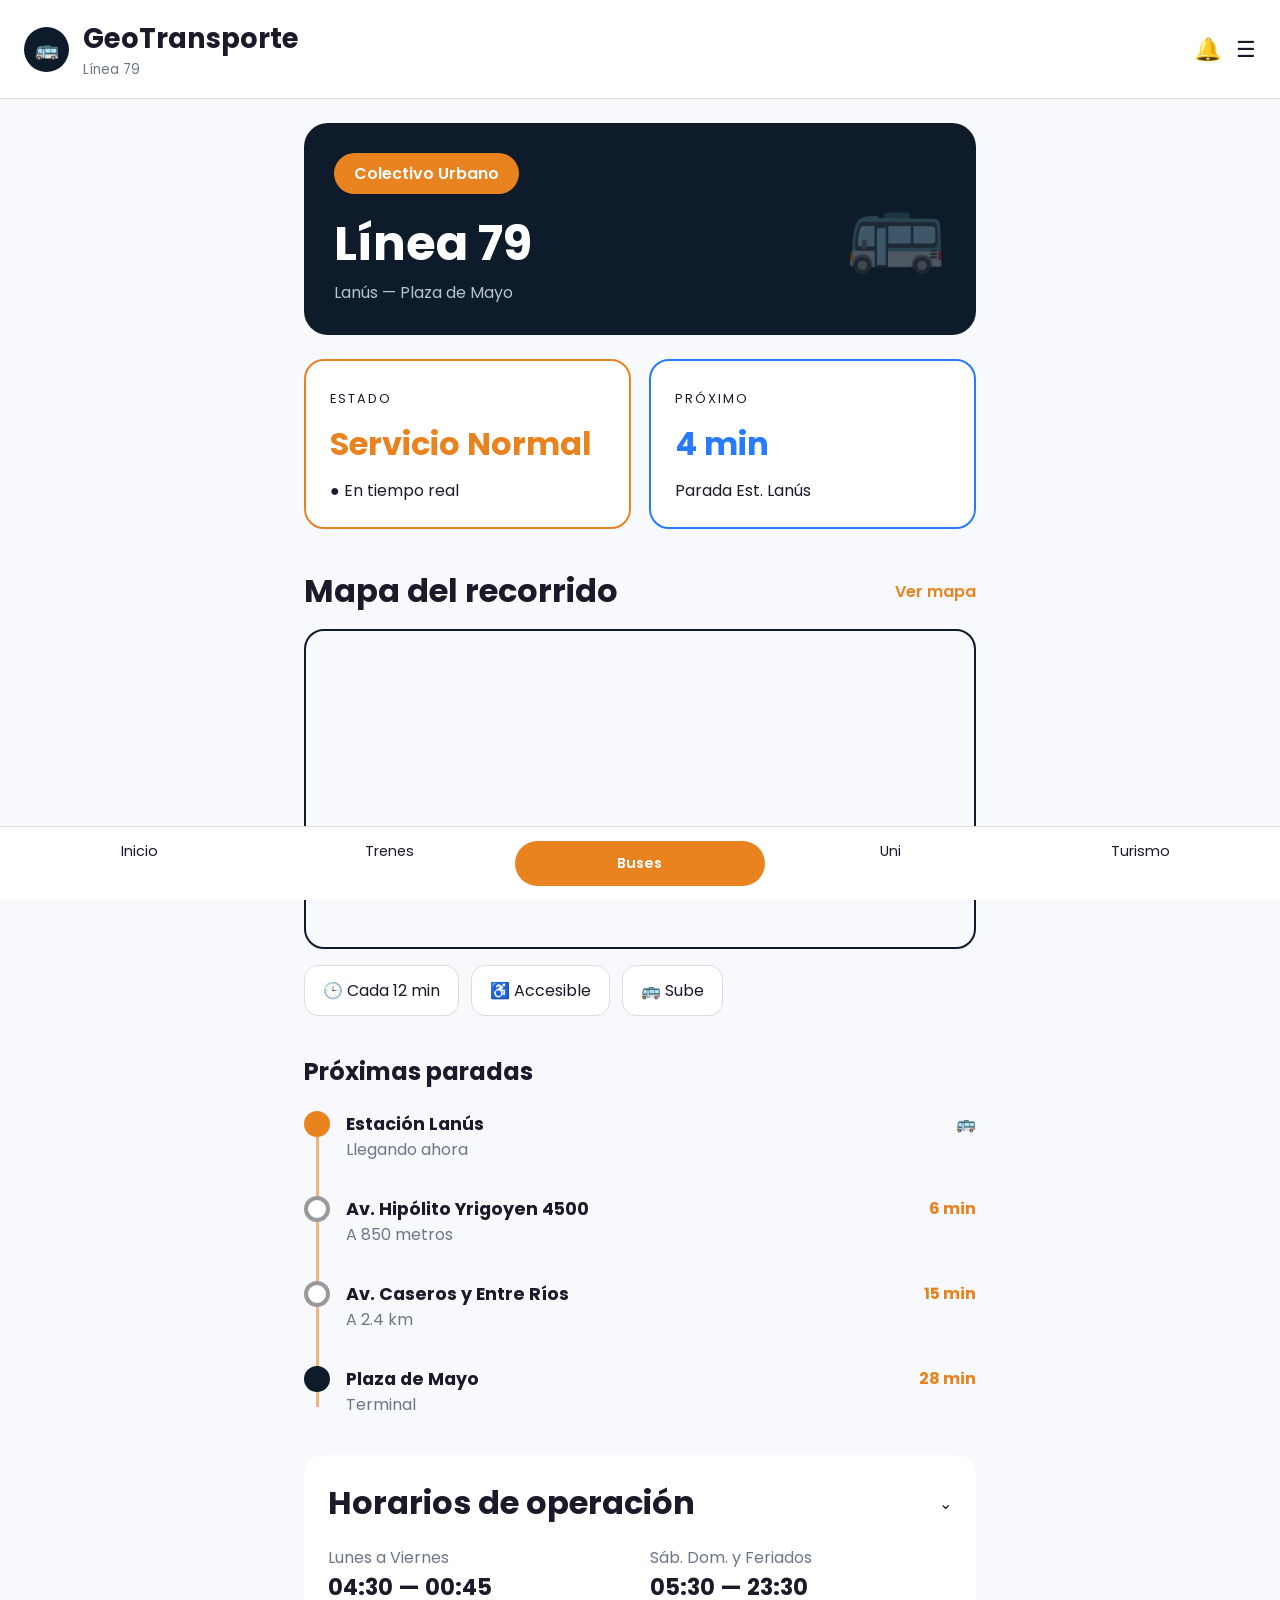
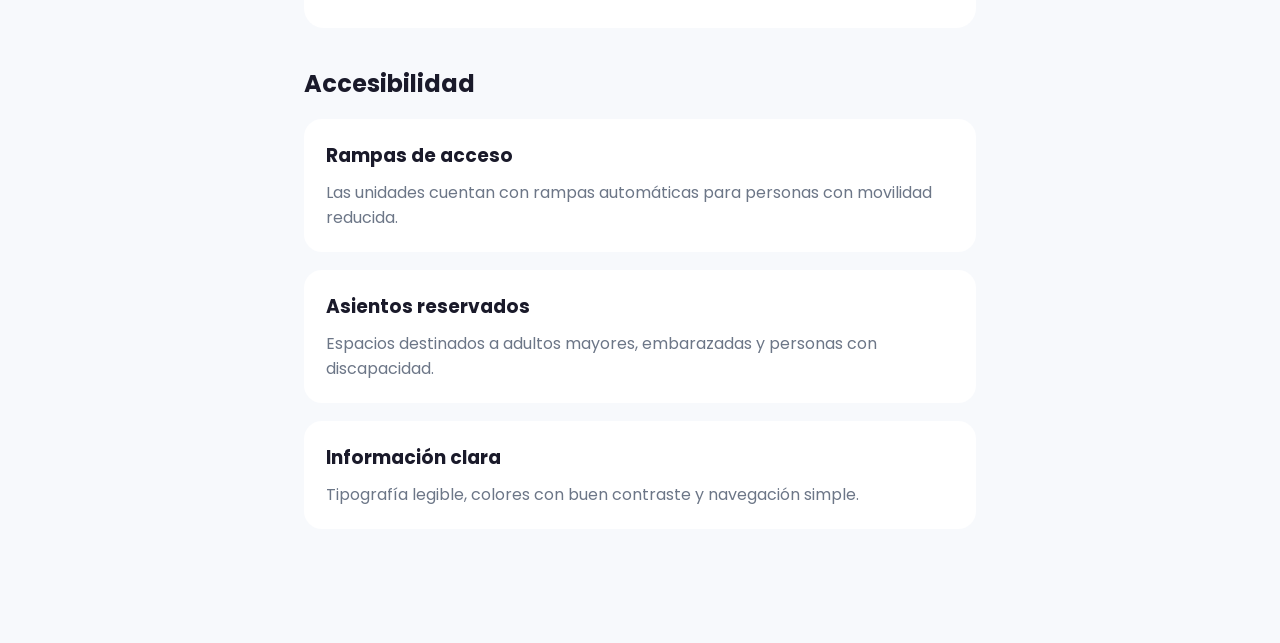
<file: linea79.html>
<!DOCTYPE html>
<html lang="es">
<head>
<meta charset="UTF-8">
<meta name="viewport" content="width=device-width, initial-scale=1.0">
<title>Línea 79 | GeoTransporte</title>

<link rel="preconnect" href="https://fonts.googleapis.com">
<link rel="preconnect" href="https://fonts.gstatic.com" crossorigin>
<link href="https://fonts.googleapis.com/css2?family=Poppins:wght@400;500;600;700&display=swap" rel="stylesheet">

<link rel="stylesheet" href="styleLinea79.css">
</head>

<body>

<header class="topbar">

<div class="logo">
<div class="logo-icon">🚌</div>

<div>
<h1>GeoTransporte</h1>
<p>Línea 79</p>
</div>
</div>

<div class="icons">
<span>🔔</span>
<span>☰</span>
</div>

</header>

<main>

<section class="hero">

<div>
<span class="tag">Colectivo Urbano</span>

<h2>Línea 79</h2>

<p>Lanús — Plaza de Mayo</p>
</div>

<div class="hero-icon">🚌</div>

</section>

<section class="cards">

<article class="card estado">
<span>ESTADO</span>
<h3>Servicio Normal</h3>
<p>● En tiempo real</p>
</article>

<article class="card proximo">
<span>PRÓXIMO</span>
<h3>4 min</h3>
<p>Parada Est. Lanús</p>
</article>

</section>

<section class="section">

<div class="section-title">
<h2>Mapa del recorrido</h2>

<a href="https://www.google.com/maps/dir/Estación+Lanús/Plaza+de+Mayo/" target="_blank">
Ver mapa
</a>
</div>

<div class="mapa">

<iframe
src="https://www.openstreetmap.org/export/embed.html?bbox=-58.47%2C-34.72%2C-58.34%2C-34.58&layer=mapnik"
loading="lazy">
</iframe>

</div>

<div class="badges">
<span>🕒 Cada 12 min</span>
<span>♿ Accesible</span>
<span>🚌 Sube</span>
</div>

</section>

<section class="section">

<h2>Próximas paradas</h2>

<div class="timeline">

<div class="stop active">
<div class="circle"></div>

<div class="info">
<h3>Estación Lanús</h3>
<p>Llegando ahora</p>
</div>

<strong>🚌</strong>
</div>

<div class="stop">
<div class="circle"></div>

<div class="info">
<h3>Av. Hipólito Yrigoyen 4500</h3>
<p>A 850 metros</p>
</div>

<strong>6 min</strong>
</div>

<div class="stop">
<div class="circle"></div>

<div class="info">
<h3>Av. Caseros y Entre Ríos</h3>
<p>A 2.4 km</p>
</div>

<strong>15 min</strong>
</div>

<div class="stop final">
<div class="circle"></div>

<div class="info">
<h3>Plaza de Mayo</h3>
<p>Terminal</p>
</div>

<strong>28 min</strong>
</div>

</div>

</section>

<section class="section horarios">

<div class="section-title">
<h2>Horarios de operación</h2>
<span>⌄</span>
</div>

<div class="horario-grid">

<div>
<p>Lunes a Viernes</p>
<strong>04:30 — 00:45</strong>
</div>

<div>
<p>Sáb. Dom. y Feriados</p>
<strong>05:30 — 23:30</strong>
</div>

</div>

</section>

<section class="section accesibilidad">

<h2>Accesibilidad</h2>

<div class="access-card">
<h3>Rampas de acceso</h3>
<p>Las unidades cuentan con rampas automáticas para personas con movilidad reducida.</p>
</div>

<div class="access-card">
<h3>Asientos reservados</h3>
<p>Espacios destinados a adultos mayores, embarazadas y personas con discapacidad.</p>
</div>

<div class="access-card">
<h3>Información clara</h3>
<p>Tipografía legible, colores con buen contraste y navegación simple.</p>
</div>

</section>

</main>

<nav class="bottom-nav">

<a href="https://naughtongit.github.io/paraAprobar/">
Inicio
</a>

<a href="#">Trenes</a>

<a class="active" href="#">
Buses
</a>

<a href="#">Uni</a>

<a href="#">Turismo</a>

</nav>

</body>
</html>
</file>
<file: index.css>
/* =============================================
   ESTILOS — index.html
   GeoTransporte · Grupo 10 · UADE 2026
   ============================================= */

:root {
    --color-base: #0d1b2a;
    --color-acento: #00c9b1;
    --color-azul: #3d8ef8;
    --color-fondo: #f7f9fc;
    --color-fondo-alt: #eef2f7;
    --color-blanco: #ffffff;
    --color-texto: #1a1a2a;
    --color-texto-suave: #5a6a7e;
    --fuente: 'Poppins', Arial, sans-serif;

    /* colores por servicio */
    --tren: #c8102e;
    --colectivo: #e67e22;
    --universitario: #8e44ad;
    --turistico: #27ae60;
}

* {
    margin: 0;
    padding: 0;
    box-sizing: border-box;
}

body {
    font-family: var(--fuente);
    color: var(--color-texto);
    background-color: var(--color-fondo);
    line-height: 1.6;
}

.contenedor {
    max-width: 1100px;
    margin: 0 auto;
    padding: 0 20px;
}

/* ---- HEADER ---- */
header {
    background-color: var(--color-base);
    color: var(--color-blanco);
    padding: 16px 0;
    position: sticky;
    top: 0;
    z-index: 100;
    border-bottom: 3px solid var(--color-acento);
}

.contenedor-header {
    max-width: 1100px;
    margin: 0 auto;
    padding: 0 20px;
    display: flex;
    justify-content: space-between;
    align-items: center;
    flex-wrap: wrap;
    gap: 10px;
}

.logo {
    display: flex;
    align-items: center;
    gap: 12px;
}

.logo-icono {
    font-size: 1.8rem;
}

.logo-nombre {
    font-size: 1.4rem;
    font-weight: 700;
    color: var(--color-blanco);
}

.logo-subtitulo {
    font-size: 0.7rem;
    color: var(--color-acento);
    text-transform: uppercase;
    letter-spacing: 1.5px;
    font-weight: 500;
}

nav ul {
    list-style: none;
    display: flex;
    gap: 4px;
    flex-wrap: wrap;
}

nav ul li a {
    color: #a0b4c8;
    text-decoration: none;
    font-size: 0.85rem;
    font-weight: 500;
    padding: 6px 12px;
    border-radius: 4px;
    transition: background-color 0.2s, color 0.2s;
}

nav ul li a:hover {
    background-color: rgba(0, 201, 177, 0.12);
    color: var(--color-acento);
}

/* ---- HERO ---- */
.hero {
    background: linear-gradient(135deg, var(--color-base) 0%, #1a3a5c 60%, #0f3460 100%);
    color: var(--color-blanco);
    padding: 80px 0 70px;
    text-align: center;
    position: relative;
    overflow: hidden;
}

.hero::before {
    content: '';
    position: absolute;
    top: 0; left: 0; right: 0;
    height: 4px;
    background: linear-gradient(90deg, var(--color-acento), var(--color-azul));
}

.hero-tag {
    font-size: 0.75rem;
    color: var(--color-acento);
    text-transform: uppercase;
    letter-spacing: 2px;
    font-weight: 600;
    margin-bottom: 16px;
}

.hero h2 {
    font-size: 2.4rem;
    font-weight: 700;
    line-height: 1.2;
    margin-bottom: 18px;
}

.hero-desc {
    font-size: 1rem;
    color: #a0b4c8;
    max-width: 560px;
    margin: 0 auto 30px;
}

.btn-hero {
    display: inline-block;
    background-color: var(--color-acento);
    color: var(--color-base);
    padding: 12px 28px;
    border-radius: 6px;
    text-decoration: none;
    font-weight: 700;
    font-size: 0.9rem;
    transition: opacity 0.2s;
}

.btn-hero:hover {
    opacity: 0.85;
}

/* ---- SECCIONES ---- */
.seccion {
    padding: 60px 0;
}

.seccion-gris {
    background-color: var(--color-fondo-alt);
}

.seccion-oscura {
    background-color: var(--color-base);
}

.seccion h2,
.titulo-claro {
    font-size: 1.6rem;
    font-weight: 700;
    color: var(--color-base);
    margin-bottom: 8px;
    display: flex;
    align-items: center;
    gap: 10px;
}

.titulo-claro {
    color: var(--color-blanco);
}

.seccion h2::before {
    content: '';
    display: inline-block;
    width: 4px;
    height: 24px;
    background-color: var(--color-acento);
    border-radius: 2px;
    flex-shrink: 0;
}

.subtitulo {
    color: var(--color-texto-suave);
    font-size: 0.9rem;
    margin-bottom: 30px;
}

.subtitulo.claro {
    color: #7a9ab5;
}

/* ---- GRILLA DE SERVICIOS ---- */
.grilla-servicios {
    display: flex;
    flex-wrap: wrap;
    gap: 20px;
}

.tarjeta-servicio {
    flex: 1;
    min-width: 220px;
    background-color: var(--color-blanco);
    border-radius: 10px;
    overflow: hidden;
    box-shadow: 0 2px 10px rgba(0, 0, 0, 0.07);
    display: flex;
    flex-direction: column;
    transition: transform 0.2s, box-shadow 0.2s;
}

.tarjeta-servicio:hover {
    transform: translateY(-4px);
    box-shadow: 0 6px 20px rgba(0, 0, 0, 0.1);
}

.tarjeta-icono {
    font-size: 2.2rem;
    padding: 24px;
    text-align: center;
    color: var(--color-blanco);
}

.tarjeta-icono.tren         { background-color: var(--tren); }
.tarjeta-icono.colectivo    { background-color: var(--colectivo); }
.tarjeta-icono.universitario { background-color: var(--universitario); }
.tarjeta-icono.turistico    { background-color: var(--turistico); }

.tarjeta-cuerpo {
    padding: 18px;
    display: flex;
    flex-direction: column;
    flex: 1;
    gap: 8px;
}

.tarjeta-tipo {
    font-size: 0.72rem;
    font-weight: 600;
    text-transform: uppercase;
    letter-spacing: 1px;
    color: var(--color-texto-suave);
}

.tarjeta-cuerpo h3 {
    font-size: 1.05rem;
    font-weight: 700;
    color: var(--color-base);
}

.tarjeta-cuerpo p {
    font-size: 0.85rem;
    color: var(--color-texto-suave);
}

.tarjeta-datos {
    list-style: none;
    padding: 0;
    margin-top: 4px;
    display: flex;
    flex-direction: column;
    gap: 4px;
    flex: 1;
}

.tarjeta-datos li {
    font-size: 0.8rem;
    color: var(--color-texto-suave);
    padding-left: 12px;
    position: relative;
}

.tarjeta-datos li::before {
    content: '·';
    position: absolute;
    left: 0;
    color: var(--color-acento);
    font-weight: 700;
}

.btn-tarjeta {
    display: block;
    text-align: center;
    background-color: var(--color-base);
    color: var(--color-blanco);
    padding: 9px 0;
    border-radius: 6px;
    text-decoration: none;
    font-size: 0.85rem;
    font-weight: 600;
    margin-top: 12px;
    transition: background-color 0.2s;
}

.btn-tarjeta:hover {
    background-color: #1a3a5c;
}

.btn-tarjeta.proximamente {
    background-color: var(--color-fondo-alt);
    color: var(--color-texto-suave);
    cursor: default;
}

/* ---- IDENTIDAD VISUAL ---- */
.grilla-identidad {
    display: flex;
    gap: 30px;
    flex-wrap: wrap;
    margin-top: 30px;
}

.identidad-bloque {
    flex: 1;
    min-width: 260px;
}

.identidad-bloque h3 {
    color: var(--color-acento);
    font-size: 0.9rem;
    font-weight: 600;
    text-transform: uppercase;
    letter-spacing: 1px;
    margin-bottom: 16px;
}

/* paleta de colores */
.paleta {
    display: flex;
    gap: 10px;
    flex-wrap: wrap;
    margin-bottom: 16px;
}

.muestra-color {
    flex: 1;
    min-width: 80px;
    height: 70px;
    border-radius: 8px;
    display: flex;
    flex-direction: column;
    justify-content: flex-end;
    padding: 6px 8px;
}

.muestra-color .hex {
    font-size: 0.72rem;
    font-weight: 700;
    color: rgba(255, 255, 255, 0.9);
    font-family: monospace;
}

.muestra-color .nombre-color {
    font-size: 0.68rem;
    color: rgba(255, 255, 255, 0.7);
}

/* tipografía */
.muestra-tipografia {
    background-color: rgba(255, 255, 255, 0.05);
    border: 1px solid rgba(255, 255, 255, 0.1);
    border-radius: 8px;
    padding: 16px 18px;
    margin-bottom: 16px;
    display: flex;
    flex-direction: column;
    gap: 6px;
}

.tipo-titulo    { font-size: 1.4rem; font-weight: 700; color: #fff; }
.tipo-subtitulo { font-size: 1rem;   font-weight: 600; color: #ccd; }
.tipo-cuerpo    { font-size: 0.88rem; font-weight: 400; color: #99aabb; }
.tipo-small     { font-size: 0.78rem; font-weight: 500; color: var(--color-acento); }

.identidad-justif {
    font-size: 0.83rem;
    color: #7a9ab5;
    line-height: 1.7;
}

/* ---- FRAMEWORKS ---- */
.grilla-frameworks {
    display: flex;
    flex-wrap: wrap;
    gap: 20px;
    margin-top: 10px;
}

.framework-card {
    flex: 1;
    min-width: 260px;
    background-color: var(--color-blanco);
    border-radius: 10px;
    overflow: hidden;
    box-shadow: 0 2px 10px rgba(0,0,0,0.07);
    display: flex;
    flex-direction: column;
}

.fw-header {
    display: flex;
    align-items: center;
    gap: 14px;
    padding: 18px 20px;
    color: var(--color-blanco);
}

.fw-bootstrap    { background-color: #7952b3; }
.fw-leaflet      { background-color: #3d8f3d; }
.fw-vue          { background-color: #3fb27f; }
.fw-tailwind     { background-color: #0ea5e9; }

.fw-icono {
    font-size: 1.8rem;
    flex-shrink: 0;
}

.fw-header h3 {
    font-size: 1rem;
    font-weight: 700;
    margin-bottom: 2px;
}

.fw-tipo {
    font-size: 0.72rem;
    opacity: 0.85;
    font-weight: 500;
}

.fw-cuerpo {
    padding: 18px 20px;
    display: flex;
    flex-direction: column;
    gap: 14px;
    flex: 1;
}

.fw-bloque h4 {
    font-size: 0.78rem;
    font-weight: 700;
    text-transform: uppercase;
    letter-spacing: 0.5px;
    color: var(--color-base);
    margin-bottom: 6px;
}

.fw-bloque p {
    font-size: 0.84rem;
    color: var(--color-texto-suave);
    line-height: 1.6;
}

.fw-bloque code {
    background-color: var(--color-fondo-alt);
    padding: 1px 5px;
    border-radius: 3px;
    font-size: 0.82rem;
    color: var(--color-base);
}

.fw-link {
    display: inline-block;
    font-size: 0.8rem;
    font-weight: 600;
    color: var(--color-azul);
    text-decoration: none;
    margin-top: auto;
    padding-top: 4px;
}

.fw-link:hover { text-decoration: underline; }

.nota-frameworks {
    margin-top: 24px;
    font-size: 0.82rem;
    color: var(--color-texto-suave);
    font-style: italic;
    border-left: 3px solid var(--color-fondo-alt);
    padding-left: 12px;
}

/* ---- MAPA DEL SITIO ---- */
.sitemap {
    margin-top: 25px;
    display: flex;
    flex-direction: column;
    align-items: center;
    gap: 0;
}

.sitemap-nodo {
    display: flex;
    flex-direction: column;
    align-items: center;
    background-color: var(--color-blanco);
    border: 2px solid var(--color-acento);
    border-radius: 8px;
    padding: 12px 22px;
    text-align: center;
    box-shadow: 0 2px 6px rgba(0,0,0,0.06);
}

.sitemap-nodo span {
    font-weight: 600;
    font-size: 0.9rem;
    color: var(--color-base);
}

.sitemap-nodo small {
    font-size: 0.75rem;
    color: var(--color-texto-suave);
}

.sitemap-nodo.raiz {
    border-color: var(--color-base);
    background-color: var(--color-base);
}

.sitemap-nodo.raiz span {
    color: var(--color-blanco);
}

.sitemap-nodo.raiz small {
    color: var(--color-acento);
}

/* línea vertical entre raíz y ramas */
.sitemap::before {
    content: '';
    width: 2px;
    height: 28px;
    background-color: var(--color-acento);
}

.sitemap-ramas {
    display: flex;
    gap: 14px;
    flex-wrap: wrap;
    justify-content: center;
    position: relative;
    padding-top: 12px;
}

/* línea horizontal sobre las hojas */
.sitemap-ramas::before {
    content: '';
    position: absolute;
    top: 0;
    left: 10%;
    right: 10%;
    height: 2px;
    background-color: var(--color-acento);
}

.sitemap-nodo.hoja {
    border-color: var(--color-fondo-alt);
    position: relative;
}

/* líneas verticales desde la barra horizontal a cada hoja */
.sitemap-nodo.hoja::before {
    content: '';
    position: absolute;
    top: -12px;
    left: 50%;
    transform: translateX(-50%);
    width: 2px;
    height: 12px;
    background-color: var(--color-acento);
}

.sitemap-nodo.hoja.tren         { border-top: 3px solid var(--tren); }
.sitemap-nodo.hoja.colectivo    { border-top: 3px solid var(--colectivo); }
.sitemap-nodo.hoja.universitario { border-top: 3px solid var(--universitario); }
.sitemap-nodo.hoja.turistico    { border-top: 3px solid var(--turistico); }

/* ---- EQUIPO ---- */
.grilla-equipo {
    display: flex;
    flex-wrap: wrap;
    gap: 20px;
    margin-top: 10px;
}

.tarjeta-integrante {
    flex: 1;
    min-width: 180px;
    background-color: var(--color-blanco);
    border-radius: 10px;
    padding: 24px 18px;
    text-align: center;
    box-shadow: 0 2px 8px rgba(0,0,0,0.06);
    display: flex;
    flex-direction: column;
    align-items: center;
    gap: 8px;
}

.avatar {
    width: 52px;
    height: 52px;
    border-radius: 50%;
    display: flex;
    align-items: center;
    justify-content: center;
    font-size: 1rem;
    font-weight: 700;
    color: var(--color-blanco);
    margin-bottom: 4px;
}

.avatar.tren          { background-color: var(--tren); }
.avatar.colectivo     { background-color: var(--colectivo); }
.avatar.universitario { background-color: var(--universitario); }
.avatar.turistico     { background-color: var(--turistico); }

.tarjeta-integrante h3 {
    font-size: 0.95rem;
    font-weight: 700;
    color: var(--color-base);
}

.tarjeta-integrante p {
    font-size: 0.82rem;
    color: var(--color-texto-suave);
}

.tarjeta-integrante a {
    
/* ===================================================
   SECCIÓN: SOBRE EL PROYECTO
   =================================================== */

.seccion-oscura {
    background-color: var(--color-base);
    color: var(--color-blanco);
}

.seccion-oscura h2,
.seccion-oscura .subtitulo {
    color: var(--color-blanco);
}

.seccion-oscura .subtitulo {
    opacity: 0.7;
}

.proyecto-bloque {
    display: flex;
    gap: 1.5rem;
    background-color: rgba(255, 255, 255, 0.05);
    border: 1px solid rgba(255, 255, 255, 0.08);
    border-radius: 12px;
    padding: 2rem;
    margin-top: 2rem;
    align-items: flex-start;
}

.proyecto-icono {
    font-size: 2.2rem;
    flex-shrink: 0;
    width: 56px;
    text-align: center;
    margin-top: 2px;
}

.proyecto-texto {
    flex: 1;
}

.proyecto-texto h3 {
    font-size: 1.2rem;
    font-weight: 700;
    color: var(--color-acento);
    margin-bottom: 0.75rem;
}

.proyecto-texto p {
    font-size: 0.95rem;
    color: rgba(255, 255, 255, 0.82);
    line-height: 1.7;
    margin-bottom: 0.75rem;
}

.proyecto-texto p:last-child {
    margin-bottom: 0;
}

.proyecto-lista {
    list-style: none;
    padding: 0;
    margin: 0.75rem 0 0;
    display: flex;
    flex-direction: column;
    gap: 1rem;
}

.proyecto-lista li {
    font-size: 0.92rem;
    color: rgba(255, 255, 255, 0.8);
    line-height: 1.65;
    padding-left: 1.2rem;
    position: relative;
}

.proyecto-lista li::before {
    content: "▸";
    color: var(--color-acento);
    position: absolute;
    left: 0;
    font-size: 0.85rem;
}

.proyecto-lista li strong {
    color: var(--color-blanco);
}

.proyecto-lista li code {
    background-color: rgba(0, 201, 177, 0.15);
    color: var(--color-acento);
    padding: 0.1em 0.35em;
    border-radius: 4px;
    font-size: 0.88em;
    font-family: 'Courier New', monospace;
}

@media (max-width: 640px) {
    .proyecto-bloque {
        flex-direction: column;
        gap: 1rem;
    }

    .proyecto-icono {
        font-size: 1.8rem;
        width: auto;
    }
}

/* ===================================================
   FIGMA CTA — link a carpeta de diseño
   =================================================== */

.figma-cta {
    margin-top: 2.5rem;
    text-align: center;
    padding: 1.5rem;
    background-color: rgba(0, 201, 177, 0.08);
    border: 1px solid rgba(0, 201, 177, 0.25);
    border-radius: 12px;
}

.figma-cta p {
    font-size: 0.95rem;
    color: rgba(255, 255, 255, 0.7);
    margin-bottom: 1rem;
}

.btn-figma {
    display: inline-block;
    background-color: var(--color-acento);
    color: var(--color-base);
    font-weight: 700;
    font-size: 0.95rem;
    padding: 0.65rem 1.6rem;
    border-radius: 8px;
    text-decoration: none;
    transition: opacity 0.2s, transform 0.2s;
}

.btn-figma:hover {
    opacity: 0.88;
    transform: translateY(-2px);
}
</file>
<file: estilos.css>
/* =============================================
   ESTILOS - LÍNEA ROCA
   GeoTransporte — Grupo 10 — UADE 2026
   Identidad visual: moderno / tech
   ============================================= */

/* Variables de color y tipografía */
:root {
    --color-base: #0d1b2a;        /* azul muy oscuro — base del sitio */
    --color-acento: #00c9b1;      /* teal — acento GeoTransporte */
    --color-azul: #3d8ef8;        /* azul medio — botones e interactivos */
    --color-linea: #c8102e;       /* rojo — color propio de la Línea Roca */
    --color-fondo: #f7f9fc;       /* fondo general claro */
    --color-fondo-alt: #eef2f7;   /* fondo alternativo de secciones */
    --color-blanco: #ffffff;
    --color-texto: #1a1a2a;
    --color-texto-suave: #5a6a7e;
    --fuente: 'Poppins', Arial, sans-serif;
}

/* Reset básico */
* {
    margin: 0;
    padding: 0;
    box-sizing: border-box;
}

body {
    font-family: var(--fuente);
    color: var(--color-texto);
    background-color: var(--color-fondo);
    line-height: 1.6;
}

/* ---- CONTENEDOR ---- */
.contenedor {
    max-width: 1100px;
    margin: 0 auto;
    padding: 0 20px;
}

/* ---- HEADER ---- */
header {
    background-color: var(--color-base);
    color: var(--color-blanco);
    padding: 16px 0;
    position: sticky;
    top: 0;
    z-index: 100;
    border-bottom: 3px solid var(--color-acento);
}

.contenedor-header {
    max-width: 1100px;
    margin: 0 auto;
    padding: 0 20px;
    display: flex;
    justify-content: space-between;
    align-items: center;
    flex-wrap: wrap;
    gap: 10px;
}

.logo-sitio {
    display: flex;
    align-items: center;
    gap: 12px;
}

.icono-tren {
    font-size: 1.8rem;
}

.nombre-centro {
    font-size: 0.7rem;
    color: var(--color-acento);
    text-transform: uppercase;
    letter-spacing: 2px;
    font-weight: 600;
}

.nombre-linea {
    font-size: 1.3rem;
    font-weight: 700;
    color: var(--color-blanco);
}

/* Navegación */
nav ul {
    list-style: none;
    display: flex;
    gap: 6px;
    flex-wrap: wrap;
}

nav ul li a {
    color: #a0b4c8;
    text-decoration: none;
    font-size: 0.85rem;
    font-weight: 500;
    padding: 6px 12px;
    border-radius: 4px;
    transition: background-color 0.2s, color 0.2s;
}

nav ul li a:hover {
    background-color: rgba(0, 201, 177, 0.15);
    color: var(--color-acento);
}

/* ---- HERO ---- */
.hero {
    background: linear-gradient(135deg, var(--color-base) 0%, #1a3a5c 60%, #0f3460 100%);
    color: var(--color-blanco);
    padding: 60px 0;
    text-align: center;
    position: relative;
    overflow: hidden;
}

/* línea decorativa arriba del hero */
.hero::before {
    content: '';
    position: absolute;
    top: 0;
    left: 0;
    right: 0;
    height: 4px;
    background: linear-gradient(90deg, var(--color-linea), var(--color-acento));
}

.hero h2 {
    font-size: 2rem;
    font-weight: 700;
    margin-bottom: 8px;
}

.hero p {
    font-size: 1rem;
    color: #a0b4c8;
    margin-bottom: 35px;
}

.datos-rapidos {
    display: flex;
    justify-content: center;
    gap: 16px;
    flex-wrap: wrap;
}

.dato {
    background-color: rgba(255, 255, 255, 0.07);
    border: 1px solid rgba(0, 201, 177, 0.3);
    padding: 14px 22px;
    border-radius: 8px;
    display: flex;
    flex-direction: column;
    gap: 4px;
    min-width: 160px;
}

.dato strong {
    font-size: 0.7rem;
    text-transform: uppercase;
    letter-spacing: 1px;
    color: var(--color-acento);
    font-weight: 600;
}

.dato span {
    font-size: 0.95rem;
    font-weight: 600;
    color: var(--color-blanco);
}

/* ---- SECCIONES ---- */
.seccion {
    padding: 55px 0;
}

.seccion-gris {
    background-color: var(--color-fondo-alt);
}

.seccion h2 {
    font-size: 1.5rem;
    font-weight: 700;
    color: var(--color-base);
    margin-bottom: 8px;
    display: flex;
    align-items: center;
    gap: 10px;
}

/* línea de acento al lado del título */
.seccion h2::before {
    content: '';
    display: inline-block;
    width: 4px;
    height: 24px;
    background-color: var(--color-acento);
    border-radius: 2px;
    flex-shrink: 0;
}

.subtitulo-seccion {
    color: var(--color-texto-suave);
    font-size: 0.9rem;
    margin-bottom: 25px;
    margin-left: 14px;
}

/* ---- INFO DEL SERVICIO ---- */
.info-grid {
    display: flex;
    gap: 20px;
    flex-wrap: wrap;
    margin-top: 25px;
}

.info-bloque {
    flex: 1;
    min-width: 250px;
    background-color: var(--color-blanco);
    padding: 22px;
    border-radius: 8px;
    border-top: 3px solid var(--color-acento);
    box-shadow: 0 2px 8px rgba(0, 0, 0, 0.06);
}

.info-bloque h3 {
    color: var(--color-base);
    font-size: 0.95rem;
    font-weight: 600;
    margin-bottom: 12px;
}

.info-bloque p {
    color: var(--color-texto-suave);
    font-size: 0.88rem;
    margin-bottom: 10px;
}

.lista-ramales,
.lista-destinos {
    list-style: none;
    padding: 0;
}

.lista-ramales li,
.lista-destinos li {
    padding: 7px 0;
    border-bottom: 1px solid var(--color-fondo-alt);
    font-size: 0.87rem;
    color: var(--color-texto-suave);
}

.lista-ramales li:last-child,
.lista-destinos li:last-child {
    border-bottom: none;
}

/* ---- TABS DE RAMALES ---- */
.tabs-ramales {
    display: flex;
    flex-wrap: wrap;
    gap: 8px;
    margin-bottom: 16px;
}

.tab {
    padding: 8px 16px;
    border: 2px solid var(--color-fondo-alt);
    border-radius: 6px;
    background-color: var(--color-blanco);
    color: var(--color-texto-suave);
    font-family: var(--fuente);
    font-size: 0.85rem;
    font-weight: 500;
    cursor: pointer;
    transition: all 0.2s;
}

.tab:hover {
    border-color: var(--color-acento);
    color: var(--color-base);
}

.tab.activo {
    background-color: var(--color-base);
    border-color: var(--color-base);
    color: var(--color-blanco);
}

/* ---- BUSCADOR DE PARADAS ---- */
.buscador-paradas {
    display: flex;
    align-items: center;
    gap: 16px;
    flex-wrap: wrap;
    margin-bottom: 16px;
}

#input-busqueda {
    flex: 1;
    min-width: 200px;
    padding: 10px 16px;
    border: 2px solid var(--color-fondo-alt);
    border-radius: 8px;
    font-family: var(--fuente);
    font-size: 0.9rem;
    color: var(--color-texto);
    background-color: var(--color-blanco);
    outline: none;
    transition: border-color 0.2s;
}

#input-busqueda:focus {
    border-color: var(--color-acento);
}

.contador-paradas {
    font-size: 0.82rem;
    color: var(--color-texto-suave);
    white-space: nowrap;
}

.sin-resultados {
    text-align: center;
    padding: 20px;
    color: var(--color-texto-suave);
    font-size: 0.9rem;
    background-color: var(--color-blanco);
    border-radius: 8px;
    margin-bottom: 8px;
}

/* ---- PARADAS ---- */
.lista-paradas {
    margin-top: 20px;
    display: flex;
    flex-direction: column;
    gap: 8px;
}

.parada {
    display: flex;
    align-items: center;
    gap: 15px;
    background-color: var(--color-blanco);
    padding: 14px 18px;
    border-radius: 8px;
    border-left: 4px solid var(--color-acento);
    box-shadow: 0 1px 4px rgba(0, 0, 0, 0.05);
}

.numero-parada {
    background-color: var(--color-base);
    color: var(--color-blanco);
    width: 32px;
    height: 32px;
    border-radius: 50%;
    display: flex;
    align-items: center;
    justify-content: center;
    font-size: 0.75rem;
    font-weight: 700;
    flex-shrink: 0;
}

.info-parada {
    flex: 1;
    display: flex;
    flex-direction: column;
}

.info-parada strong {
    font-size: 0.9rem;
    font-weight: 600;
    color: var(--color-texto);
}

.info-parada span {
    font-size: 0.82rem;
    color: var(--color-texto-suave);
}

.tipo-parada {
    font-size: 0.72rem;
    font-weight: 500;
    padding: 3px 10px;
    border-radius: 20px;
    background-color: var(--color-fondo-alt);
    color: var(--color-texto-suave);
    white-space: nowrap;
}

.tipo-parada.terminal {
    background-color: var(--color-base);
    color: var(--color-blanco);
}

.tipo-parada.nodo {
    background-color: var(--color-acento);
    color: var(--color-base);
    font-weight: 600;
}

/* ---- MAPA ---- */
.mapa-contenedor {
    margin-top: 20px;
    display: flex;
    flex-direction: column;
    gap: 16px;
}

.mapa-leyenda {
    display: flex;
    flex-wrap: wrap;
    align-items: center;
    gap: 16px;
    background-color: var(--color-blanco);
    padding: 14px 18px;
    border-radius: 8px;
    box-shadow: 0 2px 8px rgba(0, 0, 0, 0.06);
}

.leyenda-item {
    display: flex;
    align-items: center;
    gap: 8px;
    font-size: 0.83rem;
    color: var(--color-texto-suave);
}

/* puntos de colores de la leyenda */
.punto {
    width: 12px;
    height: 12px;
    border-radius: 50%;
    flex-shrink: 0;
}

.terminal-inicio {
    background-color: var(--color-linea);
}

.nodo-transfer {
    background-color: var(--color-acento);
}

.terminal-fin {
    background-color: var(--color-azul);
}

.btn-mapa {
    display: inline-block;
    background-color: var(--color-azul);
    color: var(--color-blanco);
    padding: 8px 20px;
    border-radius: 6px;
    text-decoration: none;
    font-size: 0.83rem;
    font-weight: 600;
    transition: background-color 0.2s;
    margin-left: auto;
}

.btn-mapa:hover {
    background-color: #2070e0;
}

@media (max-width: 600px) {
    .btn-mapa {
        margin-left: 0;
        width: 100%;
        text-align: center;
    }
}

/* ---- HORARIOS ---- */
.tablas-horarios {
    display: flex;
    gap: 30px;
    flex-wrap: wrap;
    margin-top: 20px;
}

.tabla-contenedor {
    flex: 1;
    min-width: 280px;
}

.tabla-contenedor h3 {
    color: var(--color-base);
    font-size: 0.95rem;
    font-weight: 600;
    margin-bottom: 10px;
}

table {
    width: 100%;
    border-collapse: collapse;
    background-color: var(--color-blanco);
    border-radius: 8px;
    overflow: hidden;
    box-shadow: 0 2px 8px rgba(0, 0, 0, 0.06);
}

caption {
    font-size: 0.78rem;
    color: var(--color-texto-suave);
    margin-bottom: 6px;
    text-align: left;
}

thead th {
    background-color: var(--color-base);
    color: var(--color-blanco);
    padding: 11px 14px;
    text-align: left;
    font-size: 0.82rem;
    font-weight: 600;
    letter-spacing: 0.5px;
}

tbody td {
    padding: 9px 14px;
    font-size: 0.88rem;
    border-bottom: 1px solid var(--color-fondo-alt);
    color: var(--color-texto-suave);
}

tbody tr:last-child td {
    border-bottom: none;
}

tbody tr:hover {
    background-color: #f0f8ff;
}

.nota-horarios {
    margin-top: 18px;
    font-size: 0.82rem;
    color: var(--color-texto-suave);
}

.nota-horarios a {
    color: var(--color-azul);
    font-weight: 500;
}

/* ---- ACCESIBILIDAD ---- */
.accesibilidad-grid {
    display: flex;
    flex-wrap: wrap;
    gap: 18px;
    margin-top: 25px;
}

.accesibilidad-item {
    flex: 1;
    min-width: 180px;
    background-color: var(--color-blanco);
    padding: 22px 18px;
    border-radius: 8px;
    text-align: center;
    border-bottom: 3px solid var(--color-acento);
    box-shadow: 0 2px 8px rgba(0, 0, 0, 0.05);
    transition: transform 0.2s;
}

.accesibilidad-item:hover {
    transform: translateY(-3px);
}

.icono-acceso {
    font-size: 1.8rem;
    margin-bottom: 10px;
}

.accesibilidad-item h3 {
    font-size: 0.88rem;
    font-weight: 600;
    color: var(--color-base);
    margin-bottom: 7px;
}

.accesibilidad-item p {
    font-size: 0.82rem;
    color: var(--color-texto-suave);
}

/* ---- FOOTER ---- */
footer {
    background-color: var(--color-base);
    color: var(--color-blanco);
    padding: 40px 0 15px;
    border-top: 3px solid var(--color-acento);
}

.contenedor-footer {
    display: flex;
    gap: 30px;
    flex-wrap: wrap;
    justify-content: space-between;
    margin-bottom: 28px;
}

.footer-bloque {
    min-width: 180px;
}

.footer-titulo {
    font-weight: 700;
    font-size: 0.9rem;
    color: var(--color-acento);
    margin-bottom: 10px;
    letter-spacing: 0.5px;
}

.footer-bloque p {
    font-size: 0.83rem;
    color: #7a9ab5;
    margin-bottom: 4px;
}

.footer-bloque ul {
    list-style: none;
    padding: 0;
}

.footer-bloque ul li {
    margin-bottom: 5px;
}

.footer-bloque a {
    color: #7a9ab5;
    text-decoration: none;
    font-size: 0.83rem;
}

.footer-bloque a:hover {
    color: var(--color-acento);
}

.footer-copy {
    text-align: center;
    font-size: 0.78rem;
    color: #3a5a7a;
    border-top: 1px solid rgba(255, 255, 255, 0.08);
    padding-top: 15px;
}

/* ---- RESPONSIVE ---- */
@media (max-width: 600px) {
    .contenedor-header {
        flex-direction: column;
        align-items: flex-start;
    }

    .hero h2 {
        font-size: 1.5rem;
    }

    .datos-rapidos {
        flex-direction: column;
        align-items: center;
    }

    .info-grid,
    .tablas-horarios,
    .accesibilidad-grid,
    .contenedor-footer {
        flex-direction: column;
    }

    nav ul {
        gap: 4px;
    }
}
</file>
<file: styleLinea79.css>
:root{
--base:#0d1b2a;
--texto:#1a1a2a;
--suave:#6c7687;
--gris:#eef2f7;
--colectivo:#e9831f;
}

*{
margin:0;
padding:0;
box-sizing:border-box;
}

body{
font-family:'Poppins',sans-serif;
background:#f7f9fc;
color:var(--texto);
padding-bottom:90px;
}

.topbar{
position:sticky;
top:0;
background:white;
padding:18px 24px;
display:flex;
justify-content:space-between;
align-items:center;
border-bottom:1px solid #ddd;
z-index:999;
}

.logo{
display:flex;
align-items:center;
gap:14px;
}

.logo-icon{
width:45px;
height:45px;
border-radius:50%;
background:var(--base);
display:flex;
align-items:center;
justify-content:center;
color:white;
font-size:1.2rem;
}

.logo h1{
font-size:1.7rem;
}

.logo p{
color:var(--suave);
font-size:.85rem;
}

.icons{
display:flex;
gap:14px;
font-size:1.4rem;
}

main{
max-width:720px;
margin:auto;
padding:24px;
}

.hero{
background:var(--base);
border-radius:24px;
padding:30px;
display:flex;
justify-content:space-between;
align-items:center;
color:white;
}

.tag{
background:var(--colectivo);
padding:8px 20px;
border-radius:999px;
display:inline-block;
font-weight:600;
margin-bottom:14px;
}

.hero h2{
font-size:3rem;
}

.hero p{
color:#b8c2d1;
}

.hero-icon{
font-size:5rem;
opacity:.3;
}

.cards{
display:grid;
grid-template-columns:1fr 1fr;
gap:18px;
margin-top:24px;
}

.card{
background:white;
padding:24px;
border-radius:20px;
}

.estado{
border:2px solid var(--colectivo);
}

.proximo{
border:2px solid #287bff;
}

.card span{
font-size:.8rem;
letter-spacing:2px;
}

.card h3{
margin:10px 0;
font-size:2rem;
}

.estado h3{
color:var(--colectivo);
}

.proximo h3{
color:#287bff;
}

.section{
margin-top:38px;
}

.section-title{
display:flex;
justify-content:space-between;
align-items:center;
margin-bottom:14px;
}

.section-title h2{
font-size:2rem;
}

.section-title a{
text-decoration:none;
color:var(--colectivo);
font-weight:600;
}

.mapa{
height:320px;
overflow:hidden;
border-radius:20px;
border:2px solid var(--base);
}

.mapa iframe{
width:100%;
height:100%;
border:none;
}

.badges{
display:flex;
gap:12px;
flex-wrap:wrap;
margin-top:16px;
}

.badges span{
background:white;
padding:12px 18px;
border-radius:14px;
border:1px solid #ddd;
}

.timeline{
position:relative;
margin-top:22px;
}

.timeline::before{
content:"";
position:absolute;
left:12px;
top:10px;
bottom:10px;
width:3px;
background:#f0b679;
}

.stop{
display:grid;
grid-template-columns:26px 1fr auto;
gap:16px;
margin-bottom:34px;
position:relative;
}

.circle{
width:26px;
height:26px;
border-radius:50%;
background:white;
border:4px solid #999;
z-index:2;
}

.active .circle{
background:var(--colectivo);
border-color:var(--colectivo);
}

.final .circle{
background:var(--base);
border-color:var(--base);
}

.info h3{
font-size:1.1rem;
}

.info p{
color:var(--suave);
}

.stop strong{
color:var(--colectivo);
}

.horarios{
background:white;
padding:24px;
border-radius:20px;
}

.horario-grid{
display:grid;
grid-template-columns:1fr 1fr;
gap:20px;
margin-top:18px;
}

.horario-grid p{
color:var(--suave);
}

.horario-grid strong{
font-size:1.4rem;
}

.accesibilidad{
display:grid;
gap:18px;
}

.access-card{
background:white;
padding:22px;
border-radius:18px;
}

.access-card h3{
margin-bottom:10px;
}

.access-card p{
color:var(--suave);
}

.bottom-nav{
position:fixed;
bottom:0;
left:0;
right:0;
background:white;
display:grid;
grid-template-columns:repeat(5,1fr);
padding:14px;
border-top:1px solid #ddd;
}

.bottom-nav a{
text-decoration:none;
text-align:center;
color:var(--texto);
font-size:.9rem;
}

.bottom-nav .active{
background:var(--colectivo);
color:white;
padding:12px;
border-radius:999px;
font-weight:600;
}

@media(max-width:700px){

.cards{
grid-template-columns:1fr;
}

.hero{
flex-direction:column;
align-items:flex-start;
gap:18px;
}

.hero h2{
font-size:2.4rem;
}

.horario-grid{
grid-template-columns:1fr;
}

}
</file>
